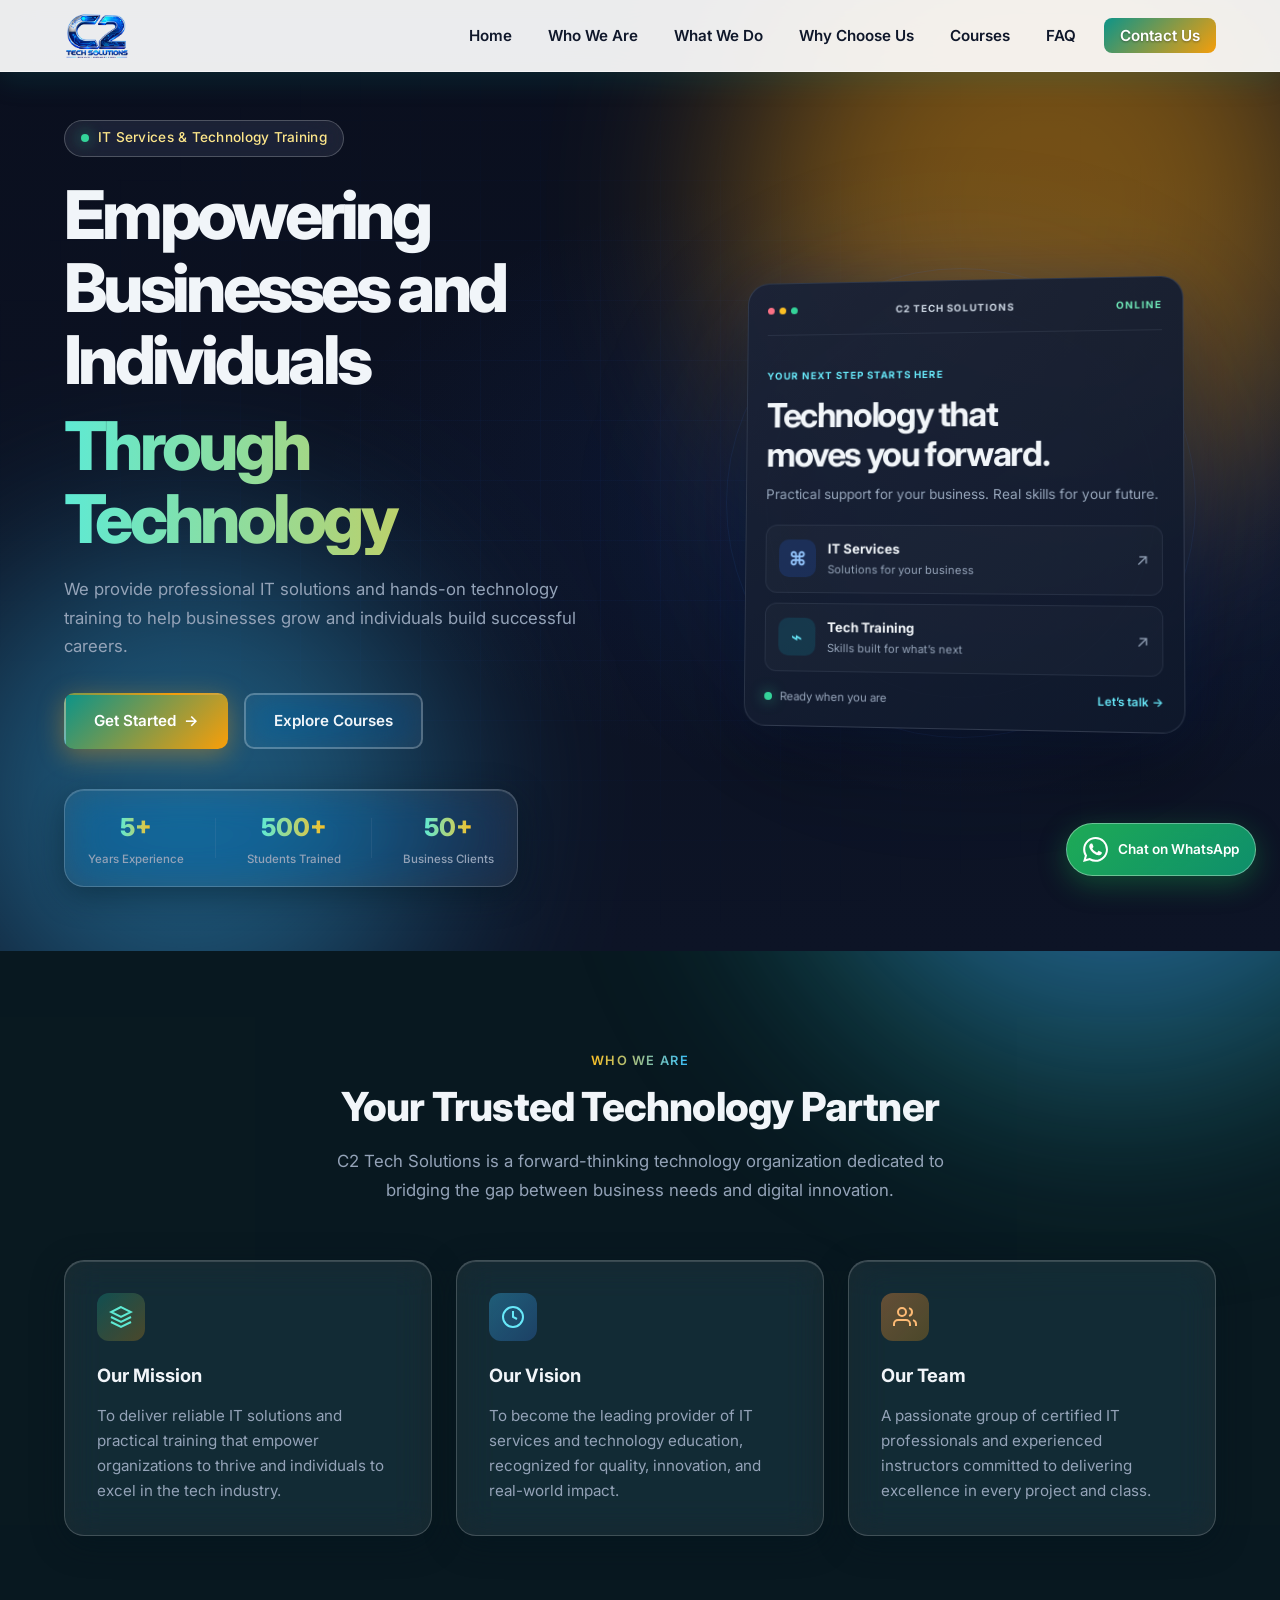
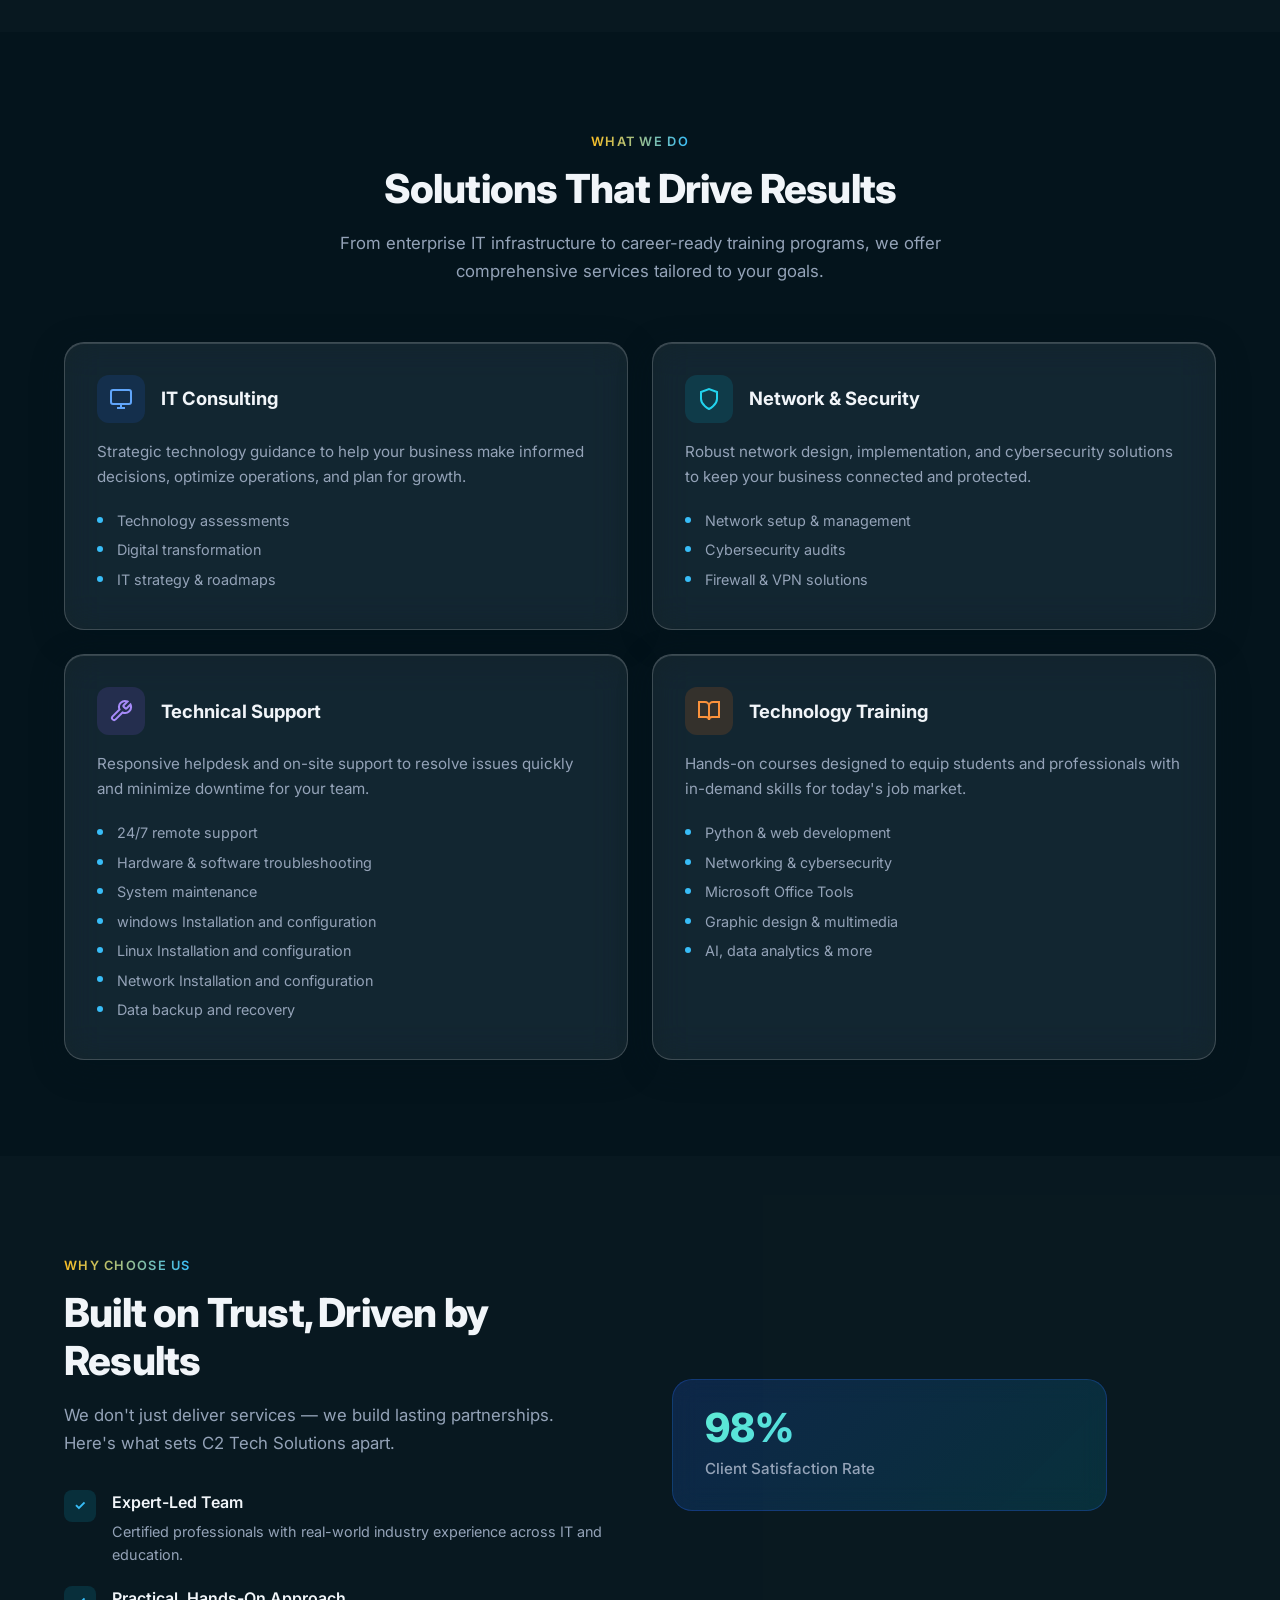
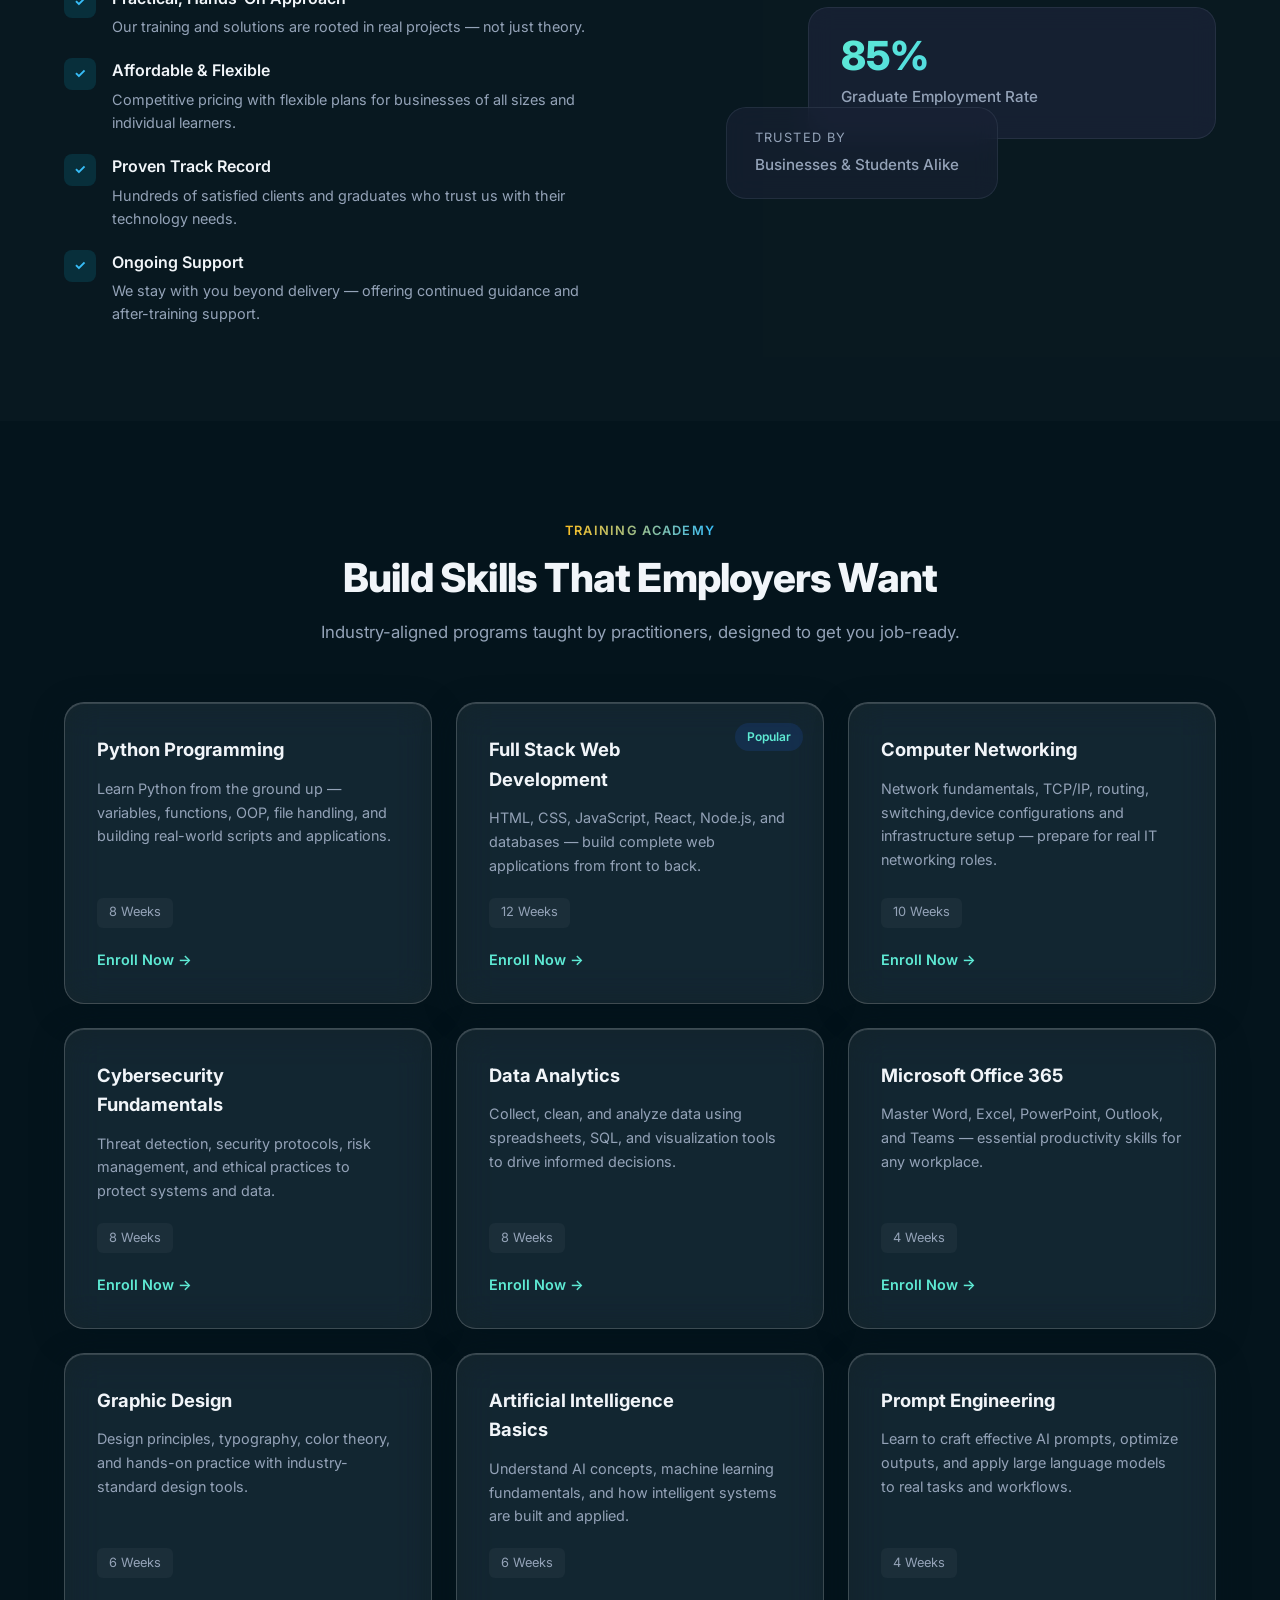
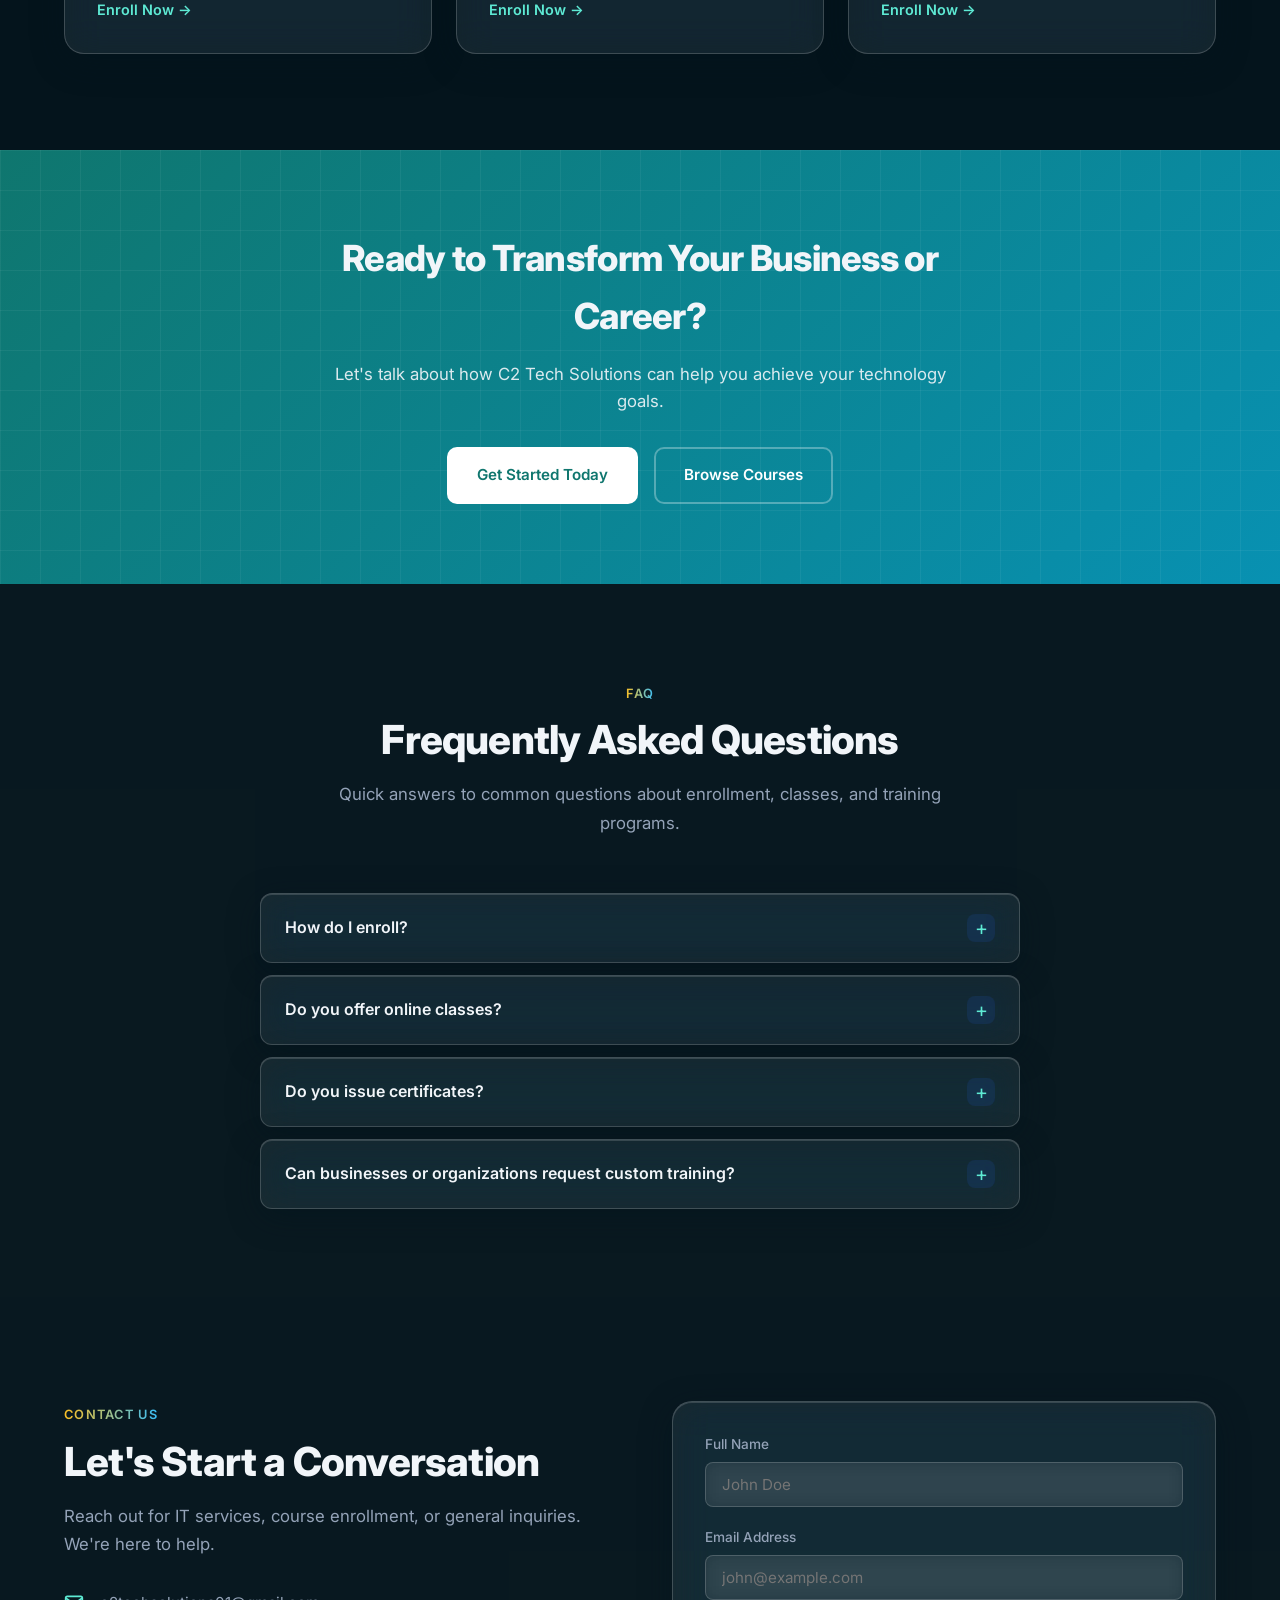
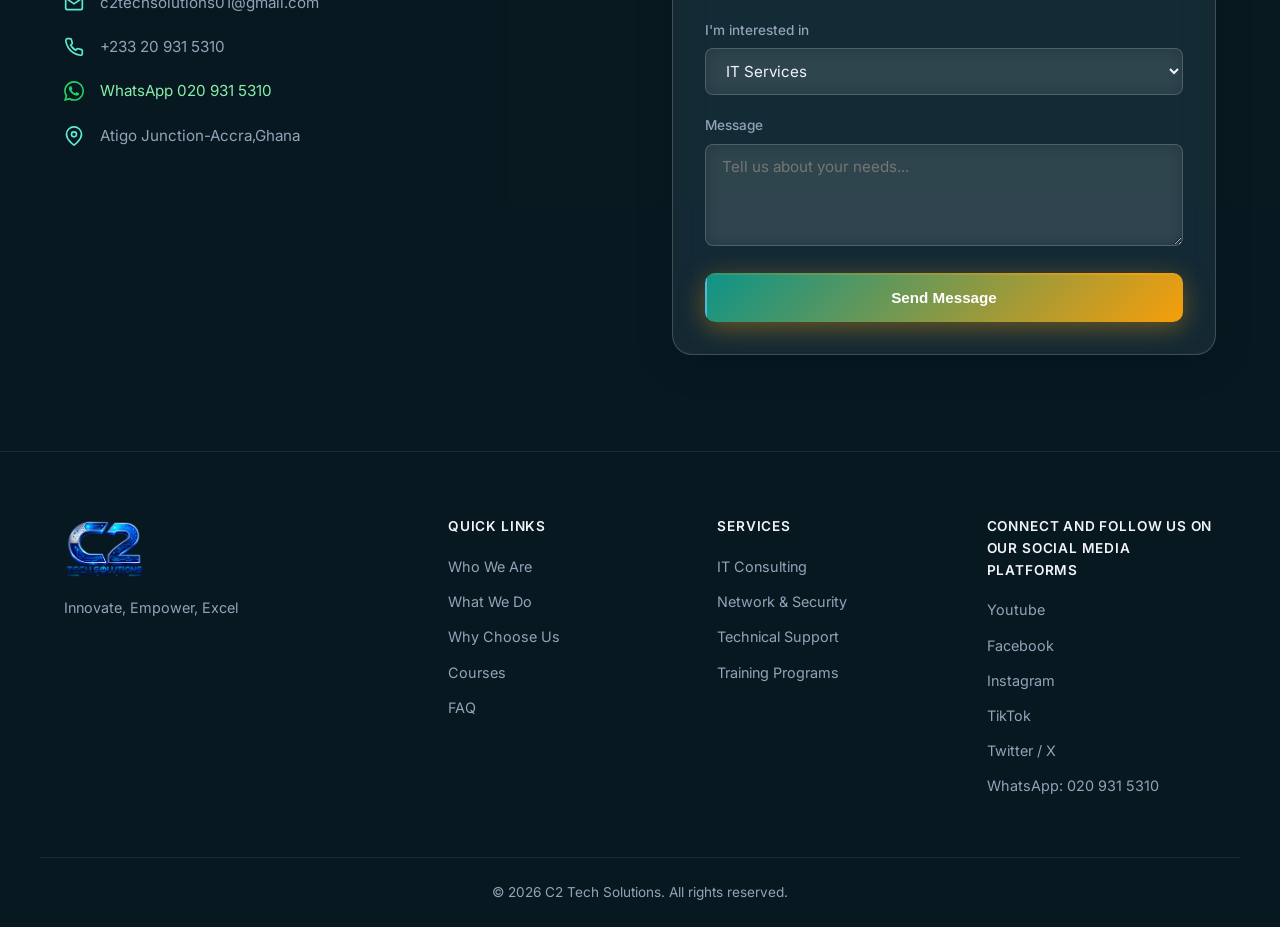
<file: index.html>
<!DOCTYPE html>
<html lang="en">
<head>
  <meta charset="UTF-8" />
  <meta name="viewport" content="width=device-width, initial-scale=1.0" />
  <meta name="description" content="C2 Tech Solutions — Professional IT services and hands-on technology training for schools, businesses and individuals." />
  <title>C2 Tech Solutions | IT Services & Technology Training</title>
  <link rel="canonical" href="https://c2techsolutions.org/" />
  <link rel="preconnect" href="https://fonts.googleapis.com" />
  <link rel="preconnect" href="https://fonts.gstatic.com" crossorigin />
  <link href="https://fonts.googleapis.com/css2?family=Inter:wght@400;500;600;700;800&display=swap" rel="stylesheet" />
  <link rel="stylesheet" href="styles.css" />
</head>
<body>

  <!-- Navigation -->
  <header class="header" id="header">
    <nav class="nav container">
      <a href="#hero" class="nav__logo">
        <img src="C2 LOGO.png" alt="C2 Tech Solutions" class="nav__logo-img" />
      </a>
      <button class="nav__toggle" id="nav-toggle" aria-label="Toggle navigation" aria-controls="nav-menu" aria-expanded="false">
        <span></span><span></span><span></span>
      </button>
      <ul class="nav__menu" id="nav-menu">
        <li><a href="#hero" class="nav__link">Home</a></li>
        <li><a href="#about" class="nav__link">Who We Are</a></li>
        <li><a href="#services" class="nav__link">What We Do</a></li>
        <li><a href="#why-us" class="nav__link">Why Choose Us</a></li>
        <li><a href="#courses" class="nav__link">Courses</a></li>
        <li><a href="#faq" class="nav__link">FAQ</a></li>
        <li><a href="#contact" class="nav__link nav__link--cta">Contact Us</a></li>
      </ul>
    </nav>
  </header>

  <main>

    <!-- Hero -->
    <section class="hero" id="hero">
      <div class="hero__bg">
        <div class="hero__grid"></div>
        <div class="hero__glow hero__glow--1"></div>
        <div class="hero__glow hero__glow--2"></div>
      </div>
      <div class="container hero__content">
        <div class="hero__copy">
          <p class="hero__badge"><span></span> IT Services &amp; Technology Training</p>
          <h1 class="hero__title">
            Empowering Businesses and Individuals
            <span class="hero__title-accent">Through Technology</span>
          </h1>
          <p class="hero__subtitle">
            We provide professional IT solutions and hands-on technology training
            to help businesses grow and individuals build successful careers.
          </p>
          <div class="hero__actions">
            <a href="#contact" class="btn btn--primary">Get Started <span aria-hidden="true">→</span></a>
            <a href="#courses" class="btn btn--outline">Explore Courses</a>
          </div>
          <div class="hero__stats">
            <div class="hero__stat">
              <span class="hero__stat-number">5+</span>
              <span class="hero__stat-label">Years Experience</span>
            </div>
            <div class="hero__stat-divider"></div>
            <div class="hero__stat">
              <span class="hero__stat-number">500+</span>
              <span class="hero__stat-label">Students Trained</span>
            </div>
            <div class="hero__stat-divider"></div>
            <div class="hero__stat">
              <span class="hero__stat-number">50+</span>
              <span class="hero__stat-label">Business Clients</span>
            </div>
          </div>
        </div>
        <div class="hero__visual" role="group" aria-label="C2 Tech Solutions technology services">
          <div class="hero__visual-orbit hero__visual-orbit--one"></div>
          <div class="hero__visual-orbit hero__visual-orbit--two"></div>
          <div class="hero__dashboard">
            <div class="hero__dashboard-top">
              <span class="hero__dashboard-dots"><i></i><i></i><i></i></span>
              <span class="hero__dashboard-label">C2 TECH SOLUTIONS</span>
              <span class="hero__dashboard-status">ONLINE</span>
            </div>
            <div class="hero__dashboard-main">
              <span class="hero__dashboard-kicker">YOUR NEXT STEP STARTS HERE</span>
              <h2>Technology that moves you forward.</h2>
              <p>Practical support for your business. Real skills for your future.</p>
            </div>
            <div class="hero__dashboard-services">
              <div class="hero__dashboard-service">
                <span class="hero__service-symbol hero__service-symbol--blue" aria-hidden="true">⌘</span>
                <span><strong>IT Services</strong><small>Solutions for your business</small></span>
                <span class="hero__service-arrow" aria-hidden="true">↗</span>
              </div>
              <div class="hero__dashboard-service">
                <span class="hero__service-symbol hero__service-symbol--teal" aria-hidden="true">⌁</span>
                <span><strong>Tech Training</strong><small>Skills built for what’s next</small></span>
                <span class="hero__service-arrow" aria-hidden="true">↗</span>
              </div>
            </div>
            <div class="hero__dashboard-bottom"><span></span> Ready when you are <a href="https://wa.me/233209315310" target="_blank" rel="noopener noreferrer">Let’s talk <span aria-hidden="true">→</span></a></div>
          </div>
        </div>
      </div>
    </section>

    <!-- Who We Are -->
    <section class="section about" id="about">
      <div class="container">
        <div class="section__header">
          <span class="section__tag">Who We Are</span>
          <h2 class="section__title">Your Trusted Technology Partner</h2>
          <p class="section__desc">
            C2 Tech Solutions is a forward-thinking technology organization dedicated to bridging
            the gap between business needs and digital innovation.
          </p>
        </div>
        <div class="about__grid">
          <div class="about__card">
            <div class="about__icon">
              <svg viewBox="0 0 24 24" fill="none" stroke="currentColor" stroke-width="2"><path d="M12 2L2 7l10 5 10-5-10-5z"/><path d="M2 17l10 5 10-5"/><path d="M2 12l10 5 10-5"/></svg>
            </div>
            <h3>Our Mission</h3>
            <p>To deliver reliable IT solutions and practical training that empower organizations to thrive and individuals to excel in the tech industry.</p>
          </div>
          <div class="about__card">
            <div class="about__icon">
              <svg viewBox="0 0 24 24" fill="none" stroke="currentColor" stroke-width="2"><circle cx="12" cy="12" r="10"/><path d="M12 6v6l4 2"/></svg>
            </div>
            <h3>Our Vision</h3>
            <p>To become the leading provider of IT services and technology education, recognized for quality, innovation, and real-world impact.</p>
          </div>
          <div class="about__card">
            <div class="about__icon">
              <svg viewBox="0 0 24 24" fill="none" stroke="currentColor" stroke-width="2"><path d="M17 21v-2a4 4 0 0 0-4-4H5a4 4 0 0 0-4 4v2"/><circle cx="9" cy="7" r="4"/><path d="M23 21v-2a4 4 0 0 0-3-3.87"/><path d="M16 3.13a4 4 0 0 1 0 7.75"/></svg>
            </div>
            <h3>Our Team</h3>
            <p>A passionate group of certified IT professionals and experienced instructors committed to delivering excellence in every project and class.</p>
          </div>
        </div>
      </div>
    </section>

    <!-- What We Do -->
    <section class="section services" id="services">
      <div class="container">
        <div class="section__header">
          <span class="section__tag">What We Do</span>
          <h2 class="section__title">Solutions That Drive Results</h2>
          <p class="section__desc">
            From enterprise IT infrastructure to career-ready training programs,
            we offer comprehensive services tailored to your goals.
          </p>
        </div>
        <div class="services__grid">
          <div class="service-card">
            <div class="service-card__header">
              <div class="service-card__icon service-card__icon--blue">
                <svg viewBox="0 0 24 24" fill="none" stroke="currentColor" stroke-width="2"><rect x="2" y="3" width="20" height="14" rx="2"/><path d="M8 21h8"/><path d="M12 17v4"/></svg>
              </div>
              <h3>IT Consulting</h3>
            </div>
            <p>Strategic technology guidance to help your business make informed decisions, optimize operations, and plan for growth.</p>
            <ul class="service-card__list">
              <li>Technology assessments</li>
              <li>Digital transformation</li>
              <li>IT strategy &amp; roadmaps</li>
            </ul>
          </div>
          <div class="service-card">
            <div class="service-card__header">
              <div class="service-card__icon service-card__icon--teal">
                <svg viewBox="0 0 24 24" fill="none" stroke="currentColor" stroke-width="2"><path d="M12 22s8-4 8-10V5l-8-3-8 3v7c0 6 8 10 8 10z"/></svg>
              </div>
              <h3>Network &amp; Security</h3>
            </div>
            <p>Robust network design, implementation, and cybersecurity solutions to keep your business connected and protected.</p>
            <ul class="service-card__list">
              <li>Network setup &amp; management</li>
              <li>Cybersecurity audits</li>
              <li>Firewall &amp; VPN solutions</li>
            </ul>
          </div>
          <div class="service-card">
            <div class="service-card__header">
              <div class="service-card__icon service-card__icon--purple">
                <svg viewBox="0 0 24 24" fill="none" stroke="currentColor" stroke-width="2"><path d="M14.7 6.3a1 1 0 0 0 0 1.4l1.6 1.6a1 1 0 0 0 1.4 0l3.77-3.77a6 6 0 0 1-7.94 7.94l-6.91 6.91a2.12 2.12 0 0 1-3-3l6.91-6.91a6 6 0 0 1 7.94-7.94l-3.76 3.76z"/></svg>
              </div>
              <h3>Technical Support</h3>
            </div>
            <p>Responsive helpdesk and on-site support to resolve issues quickly and minimize downtime for your team.</p>
            <ul class="service-card__list">
              <li>24/7 remote support</li>
              <li>Hardware &amp; software troubleshooting</li>
              <li>System maintenance</li>
              <li>windows Installation and configuration</li>
              <li>Linux Installation and configuration</li>
              <li>Network Installation and configuration</li>
              <li>Data backup and recovery</li>
            </ul>
          </div>
          <div class="service-card">
            <div class="service-card__header">
              <div class="service-card__icon service-card__icon--orange">
                <svg viewBox="0 0 24 24" fill="none" stroke="currentColor" stroke-width="2"><path d="M2 3h6a4 4 0 0 1 4 4v14a3 3 0 0 0-3-3H2z"/><path d="M22 3h-6a4 4 0 0 0-4 4v14a3 3 0 0 1 3-3h7z"/></svg>
              </div>
              <h3>Technology Training</h3>
            </div>
            <p>Hands-on courses designed to equip students and professionals with in-demand skills for today's job market.</p>
            <ul class="service-card__list">
              <li>Python &amp; web development</li>
              <li>Networking &amp; cybersecurity</li>
              <li>Microsoft Office Tools</li>
              <li>Graphic design &amp; multimedia</li>
              <li>AI, data analytics &amp; more</li>
            </ul>
          </div>
        </div>
      </div>
    </section>

    <!-- Why Choose Us -->
    <section class="section why-us" id="why-us">
      <div class="container">
        <div class="why-us__layout">
          <div class="why-us__content">
            <span class="section__tag">Why Choose Us</span>
            <h2 class="section__title">Built on Trust, Driven by Results</h2>
            <p class="section__desc">
              We don't just deliver services — we build lasting partnerships.
              Here's what sets C2 Tech Solutions apart.
            </p>
            <div class="why-us__features">
              <div class="why-us__feature">
                <div class="why-us__feature-icon">✓</div>
                <div>
                  <h4>Expert-Led Team</h4>
                  <p>Certified professionals with real-world industry experience across IT and education.</p>
                </div>
              </div>
              <div class="why-us__feature">
                <div class="why-us__feature-icon">✓</div>
                <div>
                  <h4>Practical, Hands-On Approach</h4>
                  <p>Our training and solutions are rooted in real projects — not just theory.</p>
                </div>
              </div>
              <div class="why-us__feature">
                <div class="why-us__feature-icon">✓</div>
                <div>
                  <h4>Affordable &amp; Flexible</h4>
                  <p>Competitive pricing with flexible plans for businesses of all sizes and individual learners.</p>
                </div>
              </div>
              <div class="why-us__feature">
                <div class="why-us__feature-icon">✓</div>
                <div>
                  <h4>Proven Track Record</h4>
                  <p>Hundreds of satisfied clients and graduates who trust us with their technology needs.</p>
                </div>
              </div>
              <div class="why-us__feature">
                <div class="why-us__feature-icon">✓</div>
                <div>
                  <h4>Ongoing Support</h4>
                  <p>We stay with you beyond delivery — offering continued guidance and after-training support.</p>
                </div>
              </div>
            </div>
          </div>
          <div class="why-us__visual">
            <div class="why-us__card why-us__card--main">
              <span class="why-us__card-number">98%</span>
              <span class="why-us__card-text">Client Satisfaction Rate</span>
            </div>
            <div class="why-us__card why-us__card--secondary">
              <span class="why-us__card-number">85%</span>
              <span class="why-us__card-text">Graduate Employment Rate</span>
            </div>
            <div class="why-us__card why-us__card--tertiary">
              <span class="why-us__card-label">Trusted by</span>
              <span class="why-us__card-text">Businesses &amp; Students Alike</span>
            </div>
          </div>
        </div>
      </div>
    </section>

    <!-- Courses -->
    <section class="section courses" id="courses">
      <div class="container">
        <div class="section__header">
          <span class="section__tag">Training Academy</span>
          <h2 class="section__title">Build Skills That Employers Want</h2>
          <p class="section__desc">
            Industry-aligned programs taught by practitioners, designed to get you job-ready.
          </p>
        </div>
        <div class="courses__grid">
          <article class="course-card">
            <h3>Python Programming</h3>
            <p>Learn Python from the ground up — variables, functions, OOP, file handling, and building real-world scripts and applications.</p>
            <div class="course-card__meta">
              <span>8 Weeks</span>
            </div>
            <a href="#contact" class="course-card__link">Enroll Now →</a>
          </article>
          <article class="course-card">
            <div class="course-card__badge">Popular</div>
            <h3>Full Stack Web Development</h3>
            <p>HTML, CSS, JavaScript, React, Node.js, and databases — build complete web applications from front to back.</p>
            <div class="course-card__meta">
              <span>12 Weeks</span>
            </div>
            <a href="#contact" class="course-card__link">Enroll Now →</a>
          </article>
          <article class="course-card">
            <h3>Computer Networking</h3>
            <p>Network fundamentals, TCP/IP, routing, switching,device configurations and infrastructure setup — prepare for real IT networking roles.</p>
            <div class="course-card__meta">
              <span>10 Weeks</span>
            </div>
            <a href="#contact" class="course-card__link">Enroll Now →</a>
          </article>
          <article class="course-card">
            <h3>Cybersecurity Fundamentals</h3>
            <p>Threat detection, security protocols, risk management, and ethical practices to protect systems and data.</p>
            <div class="course-card__meta">
              <span>8 Weeks</span>
            </div>
            <a href="#contact" class="course-card__link">Enroll Now →</a>
          </article>
          <article class="course-card">
            <h3>Data Analytics</h3>
            <p>Collect, clean, and analyze data using spreadsheets, SQL, and visualization tools to drive informed decisions.</p>
            <div class="course-card__meta">
              <span>8 Weeks</span>
            </div>
            <a href="#contact" class="course-card__link">Enroll Now →</a>
          </article>
          <article class="course-card">
            <h3>Microsoft Office 365</h3>
            <p>Master Word, Excel, PowerPoint, Outlook, and Teams — essential productivity skills for any workplace.</p>
            <div class="course-card__meta">
              <span>4 Weeks</span>
            </div>
            <a href="#contact" class="course-card__link">Enroll Now →</a>
          </article>
          <article class="course-card">
            <h3>Graphic Design</h3>
            <p>Design principles, typography, color theory, and hands-on practice with industry-standard design tools.</p>
            <div class="course-card__meta">
              <span>6 Weeks</span>
            </div>
            <a href="#contact" class="course-card__link">Enroll Now →</a>
          </article>
          <article class="course-card">
            <h3>Artificial Intelligence Basics</h3>
            <p>Understand AI concepts, machine learning fundamentals, and how intelligent systems are built and applied.</p>
            <div class="course-card__meta">
              <span>6 Weeks</span>
            </div>
            <a href="#contact" class="course-card__link">Enroll Now →</a>
          </article>
          <article class="course-card">
            <h3>Prompt Engineering</h3>
            <p>Learn to craft effective AI prompts, optimize outputs, and apply large language models to real tasks and workflows.</p>
            <div class="course-card__meta">
              <span>4 Weeks</span>
            </div>
            <a href="#contact" class="course-card__link">Enroll Now →</a>
          </article>
        </div>
      </div>
    </section>

    <!-- CTA Banner -->
    <section class="cta-banner">
      <div class="container cta-banner__inner">
        <h2>Ready to Transform Your Business or Career?</h2>
        <p>Let's talk about how C2 Tech Solutions can help you achieve your technology goals.</p>
        <div class="cta-banner__actions">
          <a href="#contact" class="btn btn--white">Get Started Today</a>
          <a href="#courses" class="btn btn--ghost">Browse Courses</a>
        </div>
      </div>
    </section>

    <!-- FAQ -->
    <section class="section faq" id="faq">
      <div class="container">
        <div class="section__header">
          <span class="section__tag">FAQ</span>
          <h2 class="section__title">Frequently Asked Questions</h2>
          <p class="section__desc">
            Quick answers to common questions about enrollment, classes, and training programs.
          </p>
        </div>
        <div class="faq__list">
          <details class="faq__item">
            <summary class="faq__question">How do I enroll?</summary>
            <div class="faq__answer">
              <p>Fill out the <a href="#contact">registration form</a> or <a href="https://wa.me/233209315310" target="_blank" rel="noopener noreferrer">WhatsApp us on 020 931 5310</a>.</p>
            </div>
          </details>
          <details class="faq__item">
            <summary class="faq__question">Do you offer online classes?</summary>
            <div class="faq__answer">
              <p>Yes, we do offer online classes at your preferred time.</p>
            </div>
          </details>
          <details class="faq__item">
            <summary class="faq__question">Do you issue certificates?</summary>
            <div class="faq__answer">
              <p>For now , we don't issue certificates. But is somethiung we are working on.</p>
            </div>
          </details>
          <details class="faq__item">
            <summary class="faq__question">Can businesses or organizations request custom training?</summary>
            <div class="faq__answer">
              <p>Absolutely yes.</p>
            </div>
          </details>
        </div>
      </div>
    </section>

    <!-- Contact -->
    <section class="section contact" id="contact">
      <div class="container">
        <div class="contact__layout">
          <div class="contact__info">
            <span class="section__tag">Contact Us</span>
            <h2 class="section__title">Let's Start a Conversation</h2>
            <p class="section__desc">Reach out for IT services, course enrollment, or general inquiries. We're here to help.</p>
            <ul class="contact__details">
              <li>
                <svg viewBox="0 0 24 24" fill="none" stroke="currentColor" stroke-width="2"><path d="M4 4h16c1.1 0 2 .9 2 2v12c0 1.1-.9 2-2 2H4c-1.1 0-2-.9-2-2V6c0-1.1.9-2 2-2z"/><polyline points="22,6 12,13 2,6"/></svg>
                <span><a href="mailto:c2techsolutions01@gmail.com">c2techsolutions01@gmail.com</a></span>
              </li>
              <li>
                <svg viewBox="0 0 24 24" fill="none" stroke="currentColor" stroke-width="2"><path d="M22 16.92v3a2 2 0 0 1-2.18 2 19.79 19.79 0 0 1-8.63-3.07 19.5 19.5 0 0 1-6-6 19.79 19.79 0 0 1-3.07-8.67A2 2 0 0 1 4.11 2h3a2 2 0 0 1 2 1.72c.127.96.361 1.903.7 2.81a2 2 0 0 1-.45 2.11L8.09 9.91a16 16 0 0 0 6 6l1.27-1.27a2
2 0 0 1 2.11-.45c.908.339 1.85.573 2.81.7A2 2 0 0 1 22 16.92z"/></svg>
                <span><a href="tel:+233209315310">+233 20 931 5310</a></span>
              </li>
              <li class="contact__whatsapp">
                <svg viewBox="0 0 24 24" fill="currentColor" aria-hidden="true"><path d="M20.52 3.48A11.86 11.86 0 0 0 12.07 0C5.5 0 .15 5.34.15 11.92c0 2.1.55 4.15 1.6 5.96L.05 24l6.27-1.64a11.91 11.91 0 0 0 5.7 1.45h.01c6.57 0 11.92-5.34 11.92-11.92 0-3.18-1.24-6.17-3.43-8.41ZM12.03 21.8h-.01a9.9 9.9 0 0 1-5.04-1.38l-.36-.21-3.72.97.99-3.62-.24-.37a9.87 9.87 0 0 1-1.52-5.27c0-5.49 4.47-9.96 9.97-9.96a9.9 9.9 0 0 1 7.05 2.92 9.9 9.9 0 0 1 2.91 7.05c0 5.49-4.47 9.96-9.96 9.96Zm5.47-7.46c-.3-.15-1.77-.87-2.04-.97-.27-.1-.47-.15-.67.15-.2.3-.77.97-.94 1.17-.17.2-.35.22-.65.07-.3-.15-1.27-.47-2.42-1.5-.9-.8-1.5-1.78-1.67-2.08-.18-.3-.02-.46.13-.6.13-.14.3-.35.45-.52.15-.18.2-.3.3-.5.1-.2.05-.38-.02-.53-.08-.15-.67-1.62-.92-2.22-.24-.58-.49-.5-.67-.51h-.57c-.2 0-.52.08-.8.38-.27.3-1.04 1.02-1.04 2.49s1.07 2.89 1.22 3.09c.15.2 2.1 3.21 5.08 4.5.71.31 1.26.5 1.7.63.72.23 1.37.2 1.88.12.57-.08 1.77-.72 2.02-1.42.25-.7.25-1.3.17-1.42-.08-.12-.27-.2-.57-.35Z"/></svg>
                <span><a href="https://wa.me/233209315310" target="_blank" rel="noopener noreferrer">WhatsApp 020 931 5310</a></span>
              </li>
              <li>
                <svg viewBox="0 0 24 24" fill="none" stroke="currentColor" stroke-width="2"><path d="M21 10c0 7-9 13-9 13s-9-6-9-13a9 9 0 0 1 18 0z"/><circle cx="12" cy="10" r="3"/></svg>
                <span>Atigo Junction-Accra,Ghana</span>
              </li>
            </ul>
          </div>
          <form class="contact__form" id="contact-form" action="https://formsubmit.co/c2techsolutions01@gmail.com" method="POST">
            <input type="hidden" name="_subject" value="New website enquiry - C2 Tech Solutions" />
            <input type="hidden" name="_template" value="table" />
            <input type="hidden" name="_captcha" value="false" />
            <input type="text" name="_honey" style="display:none" tabindex="-1" autocomplete="off" aria-hidden="true" />
            <div class="form__group">
              <label for="name">Full Name</label>
              <input type="text" id="name" name="name" placeholder="John Doe" required />
            </div>
            <div class="form__group">
              <label for="email">Email Address</label>
              <input type="email" id="email" name="email" placeholder="john@example.com" required />
            </div>
            <div class="form__group">
              <label for="interest">I'm interested in</label>
              <select id="interest" name="interest">
                <option value="it-services">IT Services</option>
                <option value="training">Technology Training</option>
                <option value="both">Both</option>
                <option value="other">Other</option>
              </select>
            </div>
            <div class="form__group">
              <label for="message">Message</label>
              <textarea id="message" name="message" rows="4" placeholder="Tell us about your needs..." required></textarea>
            </div>
            <button type="submit" class="btn btn--primary btn--full">Send Message</button>
          </form>
        </div>
      </div>
    </section>

  </main>

  <!-- Footer -->
  <footer class="footer">
    <div class="container footer__inner">
      <div class="footer__brand">
        <a href="#" class="nav__logo">
          <img src="C2 LOGO.png" alt="C2 Tech Solutions" class="nav__logo-img" />
        </a>
        <p>Innovate, Empower, Excel</p>
      </div>
      <div class="footer__links">
        <h4>Quick Links</h4>
        <ul>
          <li><a href="#about">Who We Are</a></li>
          <li><a href="#services">What We Do</a></li>
          <li><a href="#why-us">Why Choose Us</a></li>
          <li><a href="#courses">Courses</a></li>
          <li><a href="#faq">FAQ</a></li>
        </ul>
      </div>
      <div class="footer__links">
        <h4>Services</h4>
        <ul>
          <li><a href="#services">IT Consulting</a></li>
          <li><a href="#services">Network &amp; Security</a></li>
          <li><a href="#services">Technical Support</a></li>
          <li><a href="#courses">Training Programs</a></li>
        </ul>
      </div>
      <div class="footer__links">
        <h4>Connect and follow us on our social media platforms</h4>
        <ul>
          <li><a href="c2techsolutions">Youtube</a></li>
          <li><a href="#">Facebook</a></li>
          <li><a href="#">Instagram</a></li>
          <li><a href="c2techsolutions">TikTok</a></li>
          <li><a href="#">Twitter / X</a></li>
          <li><a href="https://wa.me/233209315310" target="_blank" rel="noopener noreferrer">WhatsApp: 020 931 5310</a></li>
        </ul>
      </div>
    </div>
    <div class="footer__bottom container">
      <p>&copy; 2026 C2 Tech Solutions. All rights reserved.</p>
    </div>
  </footer>

  <a class="whatsapp-float" href="https://wa.me/233209315310" target="_blank" rel="noopener noreferrer" aria-label="Chat with C2 Tech Solutions on WhatsApp">
    <svg viewBox="0 0 24 24" fill="currentColor" aria-hidden="true"><path d="M20.52 3.48A11.86 11.86 0 0 0 12.07 0C5.5 0 .15 5.34.15 11.92c0 2.1.55 4.15 1.6 5.96L.05 24l6.27-1.64a11.91 11.91 0 0 0 5.7 1.45h.01c6.57 0 11.92-5.34 11.92-11.92 0-3.18-1.24-6.17-3.43-8.41ZM12.03 21.8h-.01a9.9 9.9 0 0 1-5.04-1.38l-.36-.21-3.72.97.99-3.62-.24-.37a9.87 9.87 0 0 1-1.52-5.27c0-5.49 4.47-9.96 9.97-9.96a9.9 9.9 0 0 1 7.05 2.92 9.9 9.9 0 0 1 2.91 7.05c0 5.49-4.47 9.96-9.96 9.96Zm5.47-7.46c-.3-.15-1.77-.87-2.04-.97-.27-.1-.47-.15-.67.15-.2.3-.77.97-.94 1.17-.17.2-.35.22-.65.07-.3-.15-1.27-.47-2.42-1.5-.9-.8-1.5-1.78-1.67-2.08-.18-.3-.02-.46.13-.6.13-.14.3-.35.45-.52.15-.18.2-.3.3-.5.1-.2.05-.38-.02-.53-.08-.15-.67-1.62-.92-2.22-.24-.58-.49-.5-.67-.51h-.57c-.2 0-.52.08-.8.38-.27.3-1.04 1.02-1.04 2.49s1.07 2.89 1.22 3.09c.15.2 2.1 3.21 5.08 4.5.71.31 1.26.5 1.7.63.72.23 1.37.2 1.88.12.57-.08 1.77-.72 2.02-1.42.25-.7.25-1.3.17-1.42-.08-.12-.27-.2-.57-.35Z"/></svg>
    <span>Chat on WhatsApp</span>
  </a>

  <script src="script.js"></script>
</body>
</html>
</file>
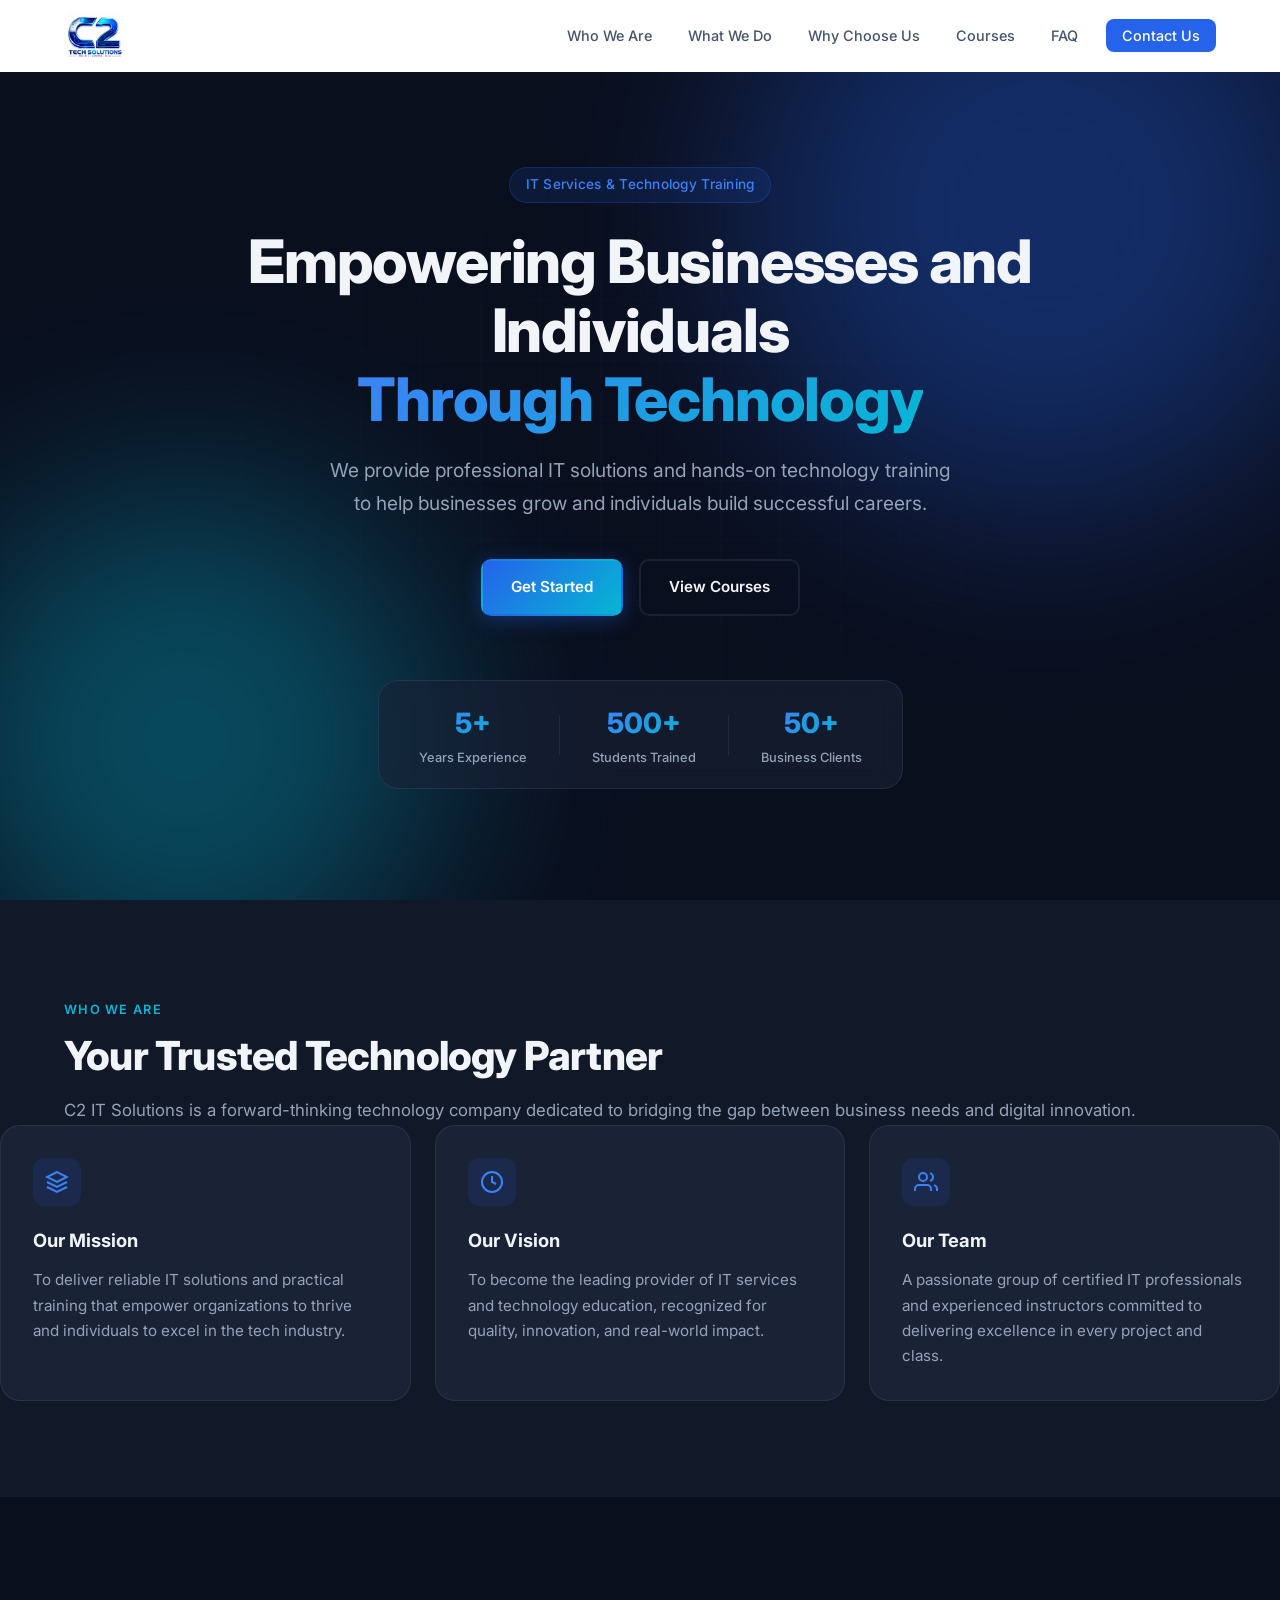
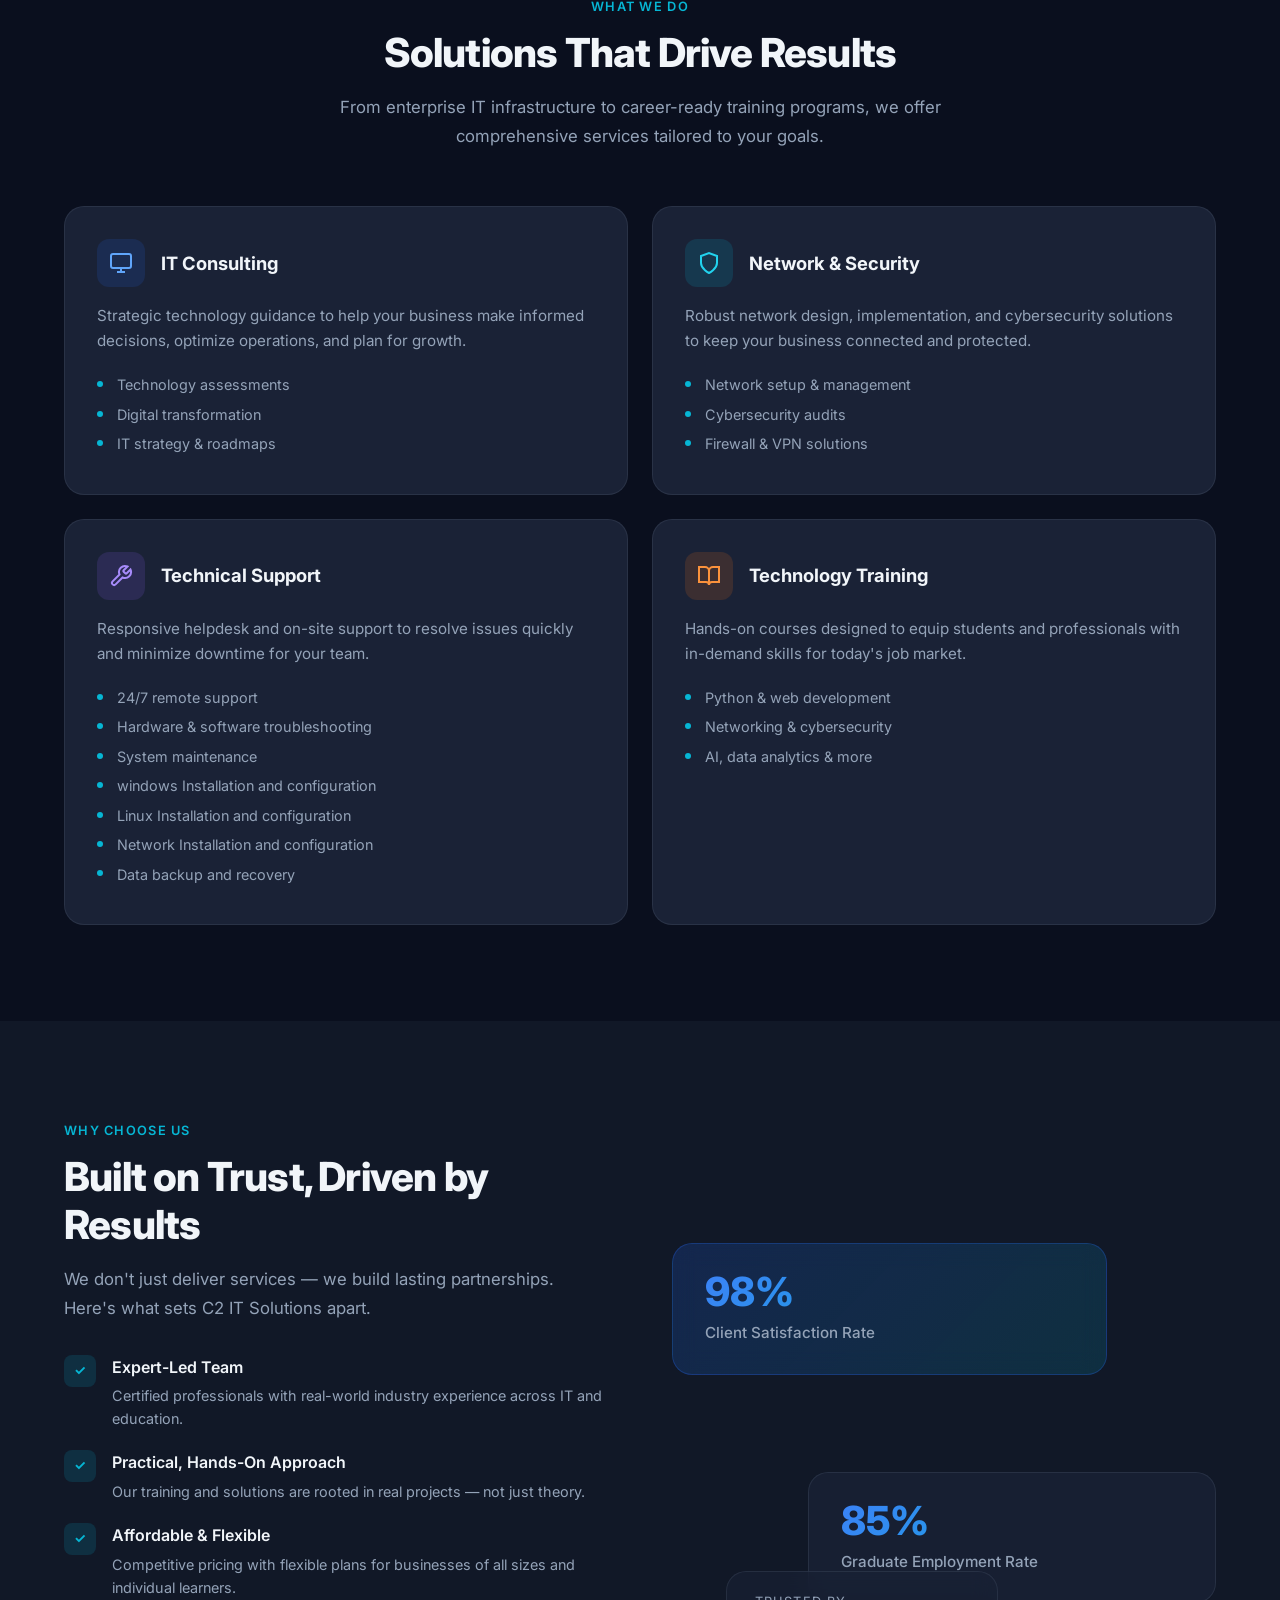
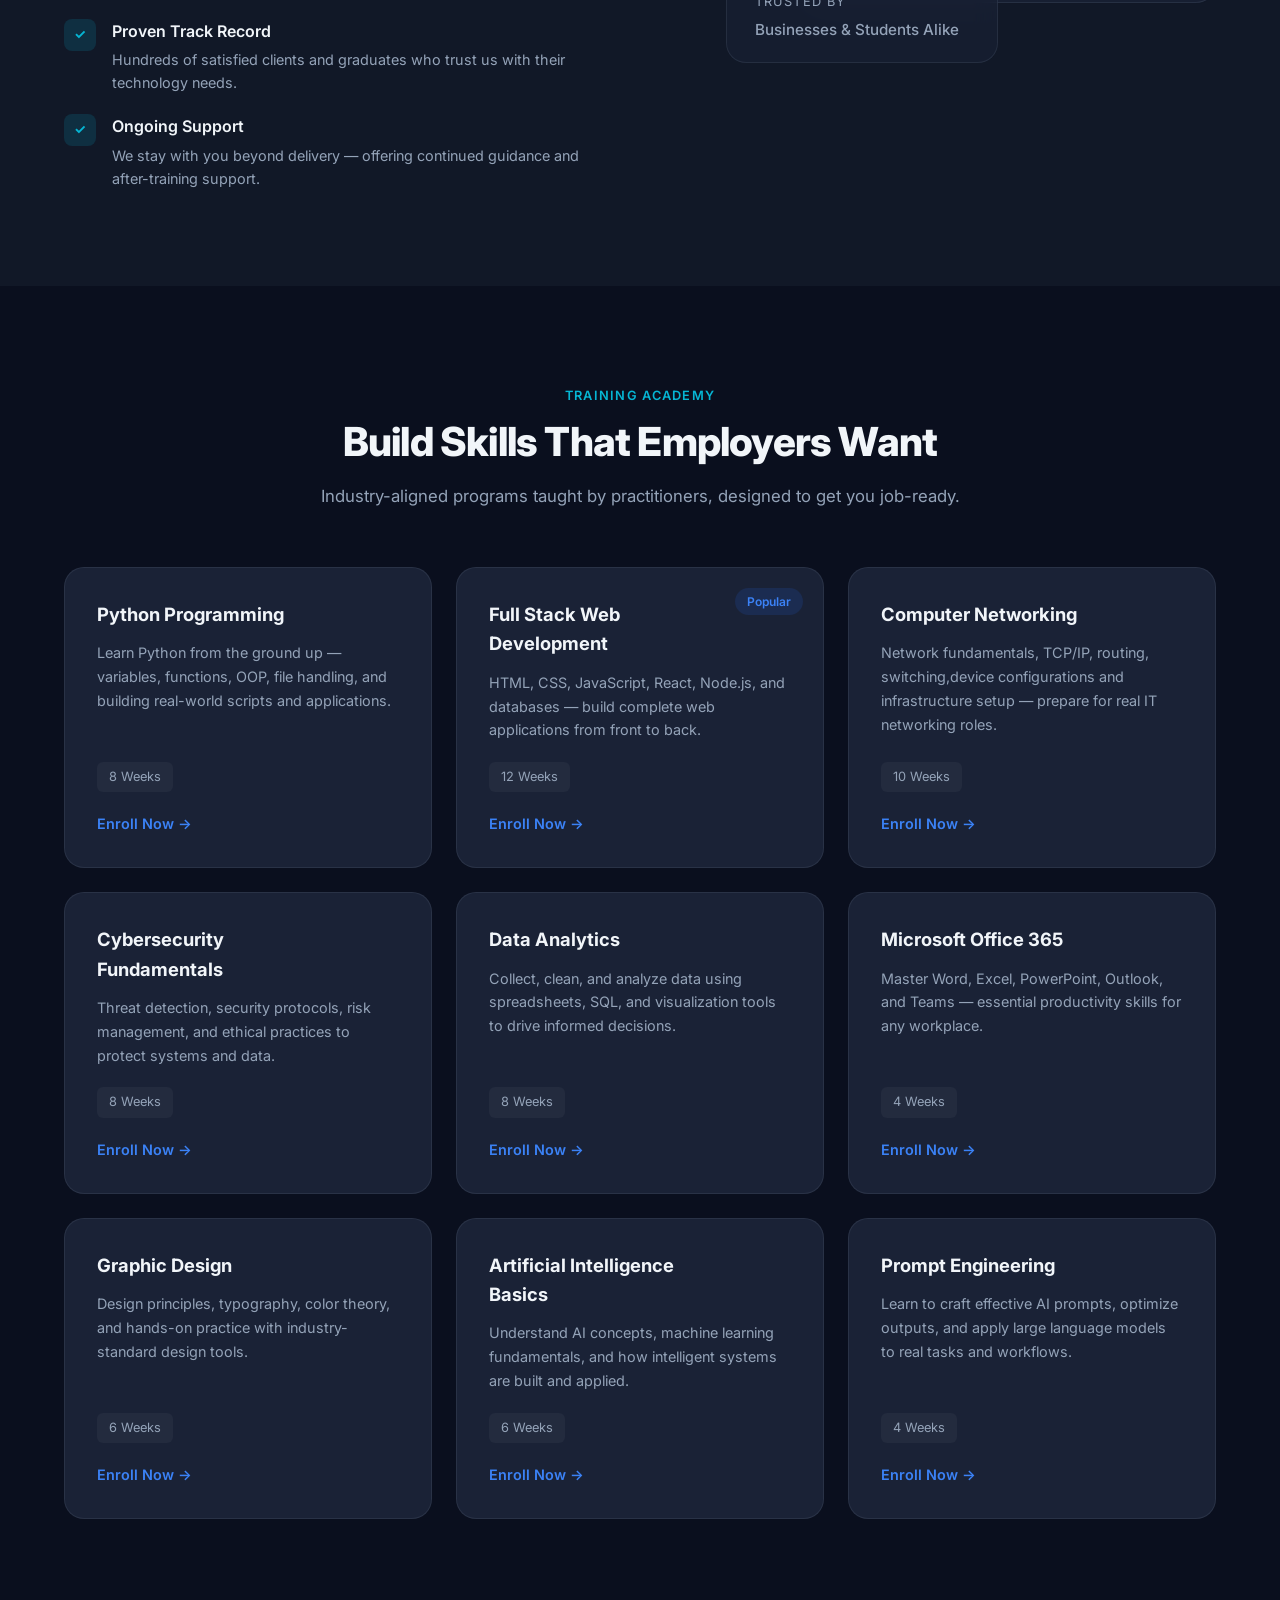
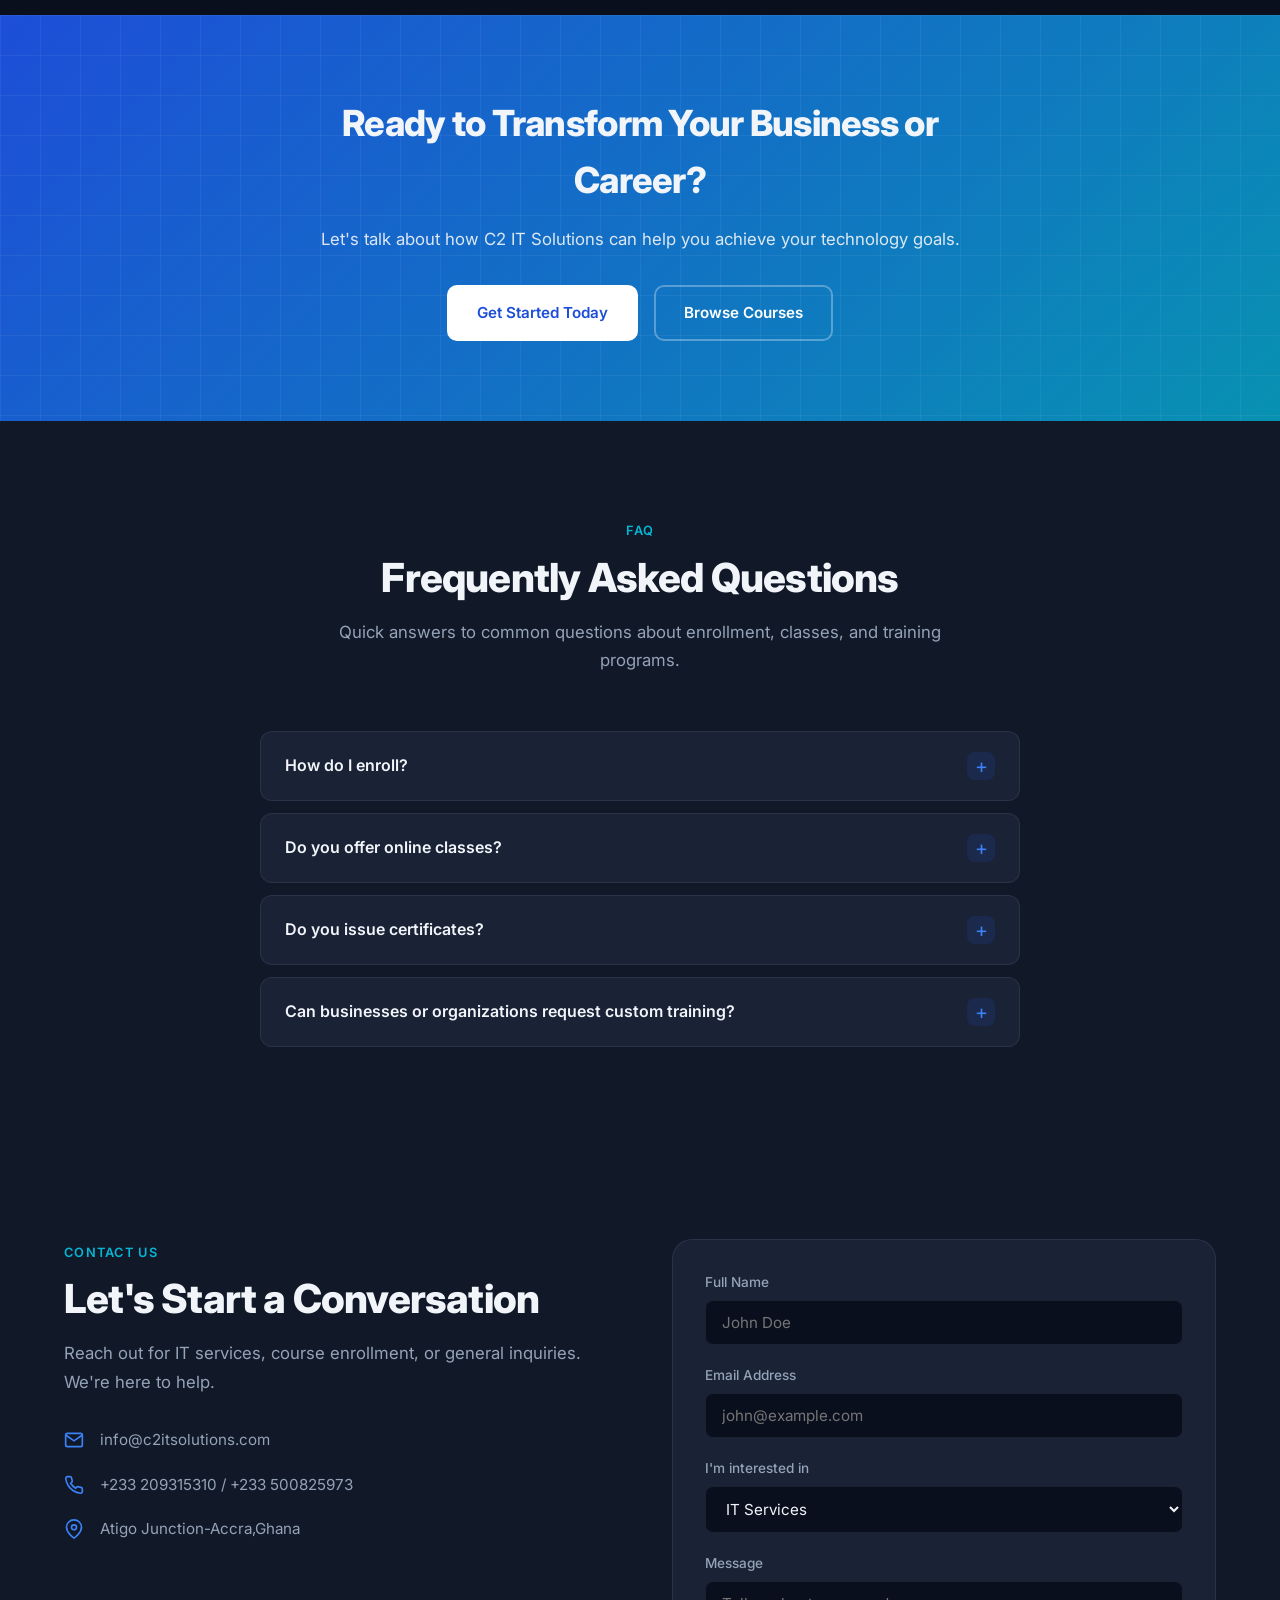
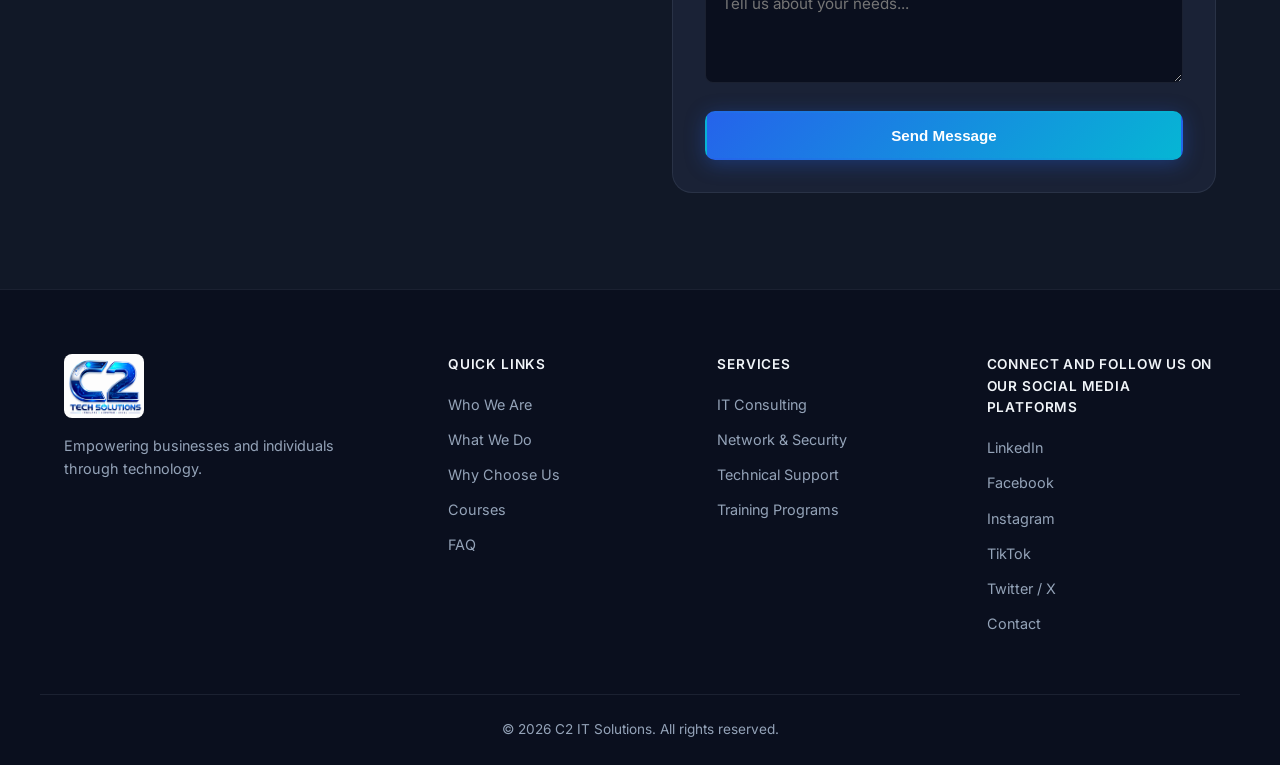
<file: C2 IT SOLUTIONS/index.html>
<!DOCTYPE html>
<html lang="en">
<head>
  <meta charset="UTF-8" />
  <meta name="viewport" content="width=device-width, initial-scale=1.0" />
  <meta name="description" content="C2 IT Solutions — Professional IT services and hands-on technology training for businesses and individuals." />
  <title>C2 IT Solutions | IT Services & Technology Training</title>
  <link rel="preconnect" href="https://fonts.googleapis.com" />
  <link rel="preconnect" href="https://fonts.gstatic.com" crossorigin />
  <link href="https://fonts.googleapis.com/css2?family=Inter:wght@400;500;600;700;800&display=swap" rel="stylesheet" />
  <link rel="stylesheet" href="styles.css" />
</head>
<body>

  <!-- Navigation -->
  <header class="header" id="header">
    <nav class="nav container">
      <a href="#" class="nav__logo">
        <img src="C2 LOGO.png" alt="C2 IT Solutions" class="nav__logo-img" />
      </a>
      <button class="nav__toggle" id="nav-toggle" aria-label="Toggle navigation">
        <span></span><span></span><span></span>
      </button>
      <ul class="nav__menu" id="nav-menu">
        <li><a href="#about" class="nav__link">Who We Are</a></li>
        <li><a href="#services" class="nav__link">What We Do</a></li>
        <li><a href="#why-us" class="nav__link">Why Choose Us</a></li>
        <li><a href="#courses" class="nav__link">Courses</a></li>
        <li><a href="#faq" class="nav__link">FAQ</a></li>
        <li><a href="#contact" class="nav__link nav__link--cta">Contact Us</a></li>
      </ul>
    </nav>
  </header>

  <main>

    <!-- Hero -->
    <section class="hero" id="hero">
      <div class="hero__bg">
        <div class="hero__grid"></div>
        <div class="hero__glow hero__glow--1"></div>
        <div class="hero__glow hero__glow--2"></div>
      </div>
      <div class="container hero__content">
        <p class="hero__badge">IT Services &amp; Technology Training</p>
        <h1 class="hero__title">
          Empowering Businesses and Individuals<br />
          <span class="hero__title-accent">Through Technology</span>
        </h1>
        <p class="hero__subtitle">
          We provide professional IT solutions and hands-on technology training
          to help businesses grow and individuals build successful careers.
        </p>
        <div class="hero__actions">
          <a href="#contact" class="btn btn--primary">Get Started</a>
          <a href="#courses" class="btn btn--outline">View Courses</a>
        </div>
        <div class="hero__stats">
          <div class="hero__stat">
            <span class="hero__stat-number">5+</span>
            <span class="hero__stat-label">Years Experience</span>
          </div>
          <div class="hero__stat-divider"></div>
          <div class="hero__stat">
            <span class="hero__stat-number">500+</span>
            <span class="hero__stat-label">Students Trained</span>
          </div>
          <div class="hero__stat-divider"></div>
          <div class="hero__stat">
            <span class="hero__stat-number">50+</span>
            <span class="hero__stat-label">Business Clients</span>
          </div>
        </div>
      </div>
    </section>

    <!-- Who We Are -->
    <section class="section about" id="about">
      <div class="container"2
        <div class="section__header">
          <span class="section__tag">Who We Are</span>
          <h2 class="section__title">Your Trusted Technology Partner</h2>
          <p class="section__desc">
            C2 IT Solutions is a forward-thinking technology company dedicated to bridging
            the gap between business needs and digital innovation.
          </p>
        </div>
        <div class="about__grid">
          <div class="about__card">
            <div class="about__icon">
              <svg viewBox="0 0 24 24" fill="none" stroke="currentColor" stroke-width="2"><path d="M12 2L2 7l10 5 10-5-10-5z"/><path d="M2 17l10 5 10-5"/><path d="M2 12l10 5 10-5"/></svg>
            </div>
            <h3>Our Mission</h3>
            <p>To deliver reliable IT solutions and practical training that empower organizations to thrive and individuals to excel in the tech industry.</p>
          </div>
          <div class="about__card">
            <div class="about__icon">
              <svg viewBox="0 0 24 24" fill="none" stroke="currentColor" stroke-width="2"><circle cx="12" cy="12" r="10"/><path d="M12 6v6l4 2"/></svg>
            </div>
            <h3>Our Vision</h3>
            <p>To become the leading provider of IT services and technology education, recognized for quality, innovation, and real-world impact.</p>
          </div>
          <div class="about__card">
            <div class="about__icon">
              <svg viewBox="0 0 24 24" fill="none" stroke="currentColor" stroke-width="2"><path d="M17 21v-2a4 4 0 0 0-4-4H5a4 4 0 0 0-4 4v2"/><circle cx="9" cy="7" r="4"/><path d="M23 21v-2a4 4 0 0 0-3-3.87"/><path d="M16 3.13a4 4 0 0 1 0 7.75"/></svg>
            </div>
            <h3>Our Team</h3>
            <p>A passionate group of certified IT professionals and experienced instructors committed to delivering excellence in every project and class.</p>
          </div>
        </div>
      </div>
    </section>

    <!-- What We Do -->
    <section class="section services" id="services">
      <div class="container">
        <div class="section__header">
          <span class="section__tag">What We Do</span>
          <h2 class="section__title">Solutions That Drive Results</h2>
          <p class="section__desc">
            From enterprise IT infrastructure to career-ready training programs,
            we offer comprehensive services tailored to your goals.
          </p>
        </div>
        <div class="services__grid">
          <div class="service-card">
            <div class="service-card__header">
              <div class="service-card__icon service-card__icon--blue">
                <svg viewBox="0 0 24 24" fill="none" stroke="currentColor" stroke-width="2"><rect x="2" y="3" width="20" height="14" rx="2"/><path d="M8 21h8"/><path d="M12 17v4"/></svg>
              </div>
              <h3>IT Consulting</h3>
            </div>
            <p>Strategic technology guidance to help your business make informed decisions, optimize operations, and plan for growth.</p>
            <ul class="service-card__list">
              <li>Technology assessments</li>
              <li>Digital transformation</li>
              <li>IT strategy &amp; roadmaps</li>
            </ul>
          </div>
          <div class="service-card">
            <div class="service-card__header">
              <div class="service-card__icon service-card__icon--teal">
                <svg viewBox="0 0 24 24" fill="none" stroke="currentColor" stroke-width="2"><path d="M12 22s8-4 8-10V5l-8-3-8 3v7c0 6 8 10 8 10z"/></svg>
              </div>
              <h3>Network &amp; Security</h3>
            </div>
            <p>Robust network design, implementation, and cybersecurity solutions to keep your business connected and protected.</p>
            <ul class="service-card__list">
              <li>Network setup &amp; management</li>
              <li>Cybersecurity audits</li>
              <li>Firewall &amp; VPN solutions</li>
            </ul>
          </div>
          <div class="service-card">
            <div class="service-card__header">
              <div class="service-card__icon service-card__icon--purple">
                <svg viewBox="0 0 24 24" fill="none" stroke="currentColor" stroke-width="2"><path d="M14.7 6.3a1 1 0 0 0 0 1.4l1.6 1.6a1 1 0 0 0 1.4 0l3.77-3.77a6 6 0 0 1-7.94 7.94l-6.91 6.91a2.12 2.12 0 0 1-3-3l6.91-6.91a6 6 0 0 1 7.94-7.94l-3.76 3.76z"/></svg>
              </div>
              <h3>Technical Support</h3>
            </div>
            <p>Responsive helpdesk and on-site support to resolve issues quickly and minimize downtime for your team.</p>
            <ul class="service-card__list">
              <li>24/7 remote support</li>
              <li>Hardware &amp; software troubleshooting</li>
              <li>System maintenance</li>
              <li>windows Installation and configuration</li>
              <li>Linux Installation and configuration</li>
              <li>Network Installation and configuration</li>
              <li>Data backup and recovery</li>
            </ul>
          </div>
          <div class="service-card">
            <div class="service-card__header">
              <div class="service-card__icon service-card__icon--orange">
                <svg viewBox="0 0 24 24" fill="none" stroke="currentColor" stroke-width="2"><path d="M2 3h6a4 4 0 0 1 4 4v14a3 3 0 0 0-3-3H2z"/><path d="M22 3h-6a4 4 0 0 0-4 4v14a3 3 0 0 1 3-3h7z"/></svg>
              </div>
              <h3>Technology Training</h3>
            </div>
            <p>Hands-on courses designed to equip students and professionals with in-demand skills for today's job market.</p>
            <ul class="service-card__list">
              <li>Python &amp; web development</li>
              <li>Networking &amp; cybersecurity</li>
              <li>AI, data analytics &amp; more</li>
            </ul>
          </div>
        </div>
      </div>
    </section>

    <!-- Why Choose Us -->
    <section class="section why-us" id="why-us">
      <div class="container">
        <div class="why-us__layout">
          <div class="why-us__content">
            <span class="section__tag">Why Choose Us</span>
            <h2 class="section__title">Built on Trust, Driven by Results</h2>
            <p class="section__desc">
              We don't just deliver services — we build lasting partnerships.
              Here's what sets C2 IT Solutions apart.
            </p>
            <div class="why-us__features">
              <div class="why-us__feature">
                <div class="why-us__feature-icon">✓</div>
                <div>
                  <h4>Expert-Led Team</h4>
                  <p>Certified professionals with real-world industry experience across IT and education.</p>
                </div>
              </div>
              <div class="why-us__feature">
                <div class="why-us__feature-icon">✓</div>
                <div>
                  <h4>Practical, Hands-On Approach</h4>
                  <p>Our training and solutions are rooted in real projects — not just theory.</p>
                </div>
              </div>
              <div class="why-us__feature">
                <div class="why-us__feature-icon">✓</div>
                <div>
                  <h4>Affordable &amp; Flexible</h4>
                  <p>Competitive pricing with flexible plans for businesses of all sizes and individual learners.</p>
                </div>
              </div>
              <div class="why-us__feature">
                <div class="why-us__feature-icon">✓</div>
                <div>
                  <h4>Proven Track Record</h4>
                  <p>Hundreds of satisfied clients and graduates who trust us with their technology needs.</p>
                </div>
              </div>
              <div class="why-us__feature">
                <div class="why-us__feature-icon">✓</div>
                <div>
                  <h4>Ongoing Support</h4>
                  <p>We stay with you beyond delivery — offering continued guidance and after-training support.</p>
                </div>
              </div>
            </div>
          </div>
          <div class="why-us__visual">
            <div class="why-us__card why-us__card--main">
              <span class="why-us__card-number">98%</span>
              <span class="why-us__card-text">Client Satisfaction Rate</span>
            </div>
            <div class="why-us__card why-us__card--secondary">
              <span class="why-us__card-number">85%</span>
              <span class="why-us__card-text">Graduate Employment Rate</span>
            </div>
            <div class="why-us__card why-us__card--tertiary">
              <span class="why-us__card-label">Trusted by</span>
              <span class="why-us__card-text">Businesses &amp; Students Alike</span>
            </div>
          </div>
        </div>
      </div>
    </section>

    <!-- Courses -->
    <section class="section courses" id="courses">
      <div class="container">
        <div class="section__header">
          <span class="section__tag">Training Academy</span>
          <h2 class="section__title">Build Skills That Employers Want</h2>
          <p class="section__desc">
            Industry-aligned programs taught by practitioners, designed to get you job-ready.
          </p>
        </div>
        <div class="courses__grid">
          <article class="course-card">
            <h3>Python Programming</h3>
            <p>Learn Python from the ground up — variables, functions, OOP, file handling, and building real-world scripts and applications.</p>
            <div class="course-card__meta">
              <span>8 Weeks</span>
            </div>
            <a href="#contact" class="course-card__link">Enroll Now →</a>
          </article>
          <article class="course-card">
            <div class="course-card__badge">Popular</div>
            <h3>Full Stack Web Development</h3>
            <p>HTML, CSS, JavaScript, React, Node.js, and databases — build complete web applications from front to back.</p>
            <div class="course-card__meta">
              <span>12 Weeks</span>
            </div>
            <a href="#contact" class="course-card__link">Enroll Now →</a>
          </article>
          <article class="course-card">
            <h3>Computer Networking</h3>
            <p>Network fundamentals, TCP/IP, routing, switching,device configurations and infrastructure setup — prepare for real IT networking roles.</p>
            <div class="course-card__meta">
              <span>10 Weeks</span>
            </div>
            <a href="#contact" class="course-card__link">Enroll Now →</a>
          </article>
          <article class="course-card">
            <h3>Cybersecurity Fundamentals</h3>
            <p>Threat detection, security protocols, risk management, and ethical practices to protect systems and data.</p>
            <div class="course-card__meta">
              <span>8 Weeks</span>
            </div>
            <a href="#contact" class="course-card__link">Enroll Now →</a>
          </article>
          <article class="course-card">
            <h3>Data Analytics</h3>
            <p>Collect, clean, and analyze data using spreadsheets, SQL, and visualization tools to drive informed decisions.</p>
            <div class="course-card__meta">
              <span>8 Weeks</span>
            </div>
            <a href="#contact" class="course-card__link">Enroll Now →</a>
          </article>
          <article class="course-card">
            <h3>Microsoft Office 365</h3>
            <p>Master Word, Excel, PowerPoint, Outlook, and Teams — essential productivity skills for any workplace.</p>
            <div class="course-card__meta">
              <span>4 Weeks</span>
            </div>
            <a href="#contact" class="course-card__link">Enroll Now →</a>
          </article>
          <article class="course-card">
            <h3>Graphic Design</h3>
            <p>Design principles, typography, color theory, and hands-on practice with industry-standard design tools.</p>
            <div class="course-card__meta">
              <span>6 Weeks</span>
            </div>
            <a href="#contact" class="course-card__link">Enroll Now →</a>
          </article>
          <article class="course-card">
            <h3>Artificial Intelligence Basics</h3>
            <p>Understand AI concepts, machine learning fundamentals, and how intelligent systems are built and applied.</p>
            <div class="course-card__meta">
              <span>6 Weeks</span>
            </div>
            <a href="#contact" class="course-card__link">Enroll Now →</a>
          </article>
          <article class="course-card">
            <h3>Prompt Engineering</h3>
            <p>Learn to craft effective AI prompts, optimize outputs, and apply large language models to real tasks and workflows.</p>
            <div class="course-card__meta">
              <span>4 Weeks</span>
            </div>
            <a href="#contact" class="course-card__link">Enroll Now →</a>
          </article>
        </div>
      </div>
    </section>

    <!-- CTA Banner -->
    <section class="cta-banner">
      <div class="container cta-banner__inner">
        <h2>Ready to Transform Your Business or Career?</h2>
        <p>Let's talk about how C2 IT Solutions can help you achieve your technology goals.</p>
        <div class="cta-banner__actions">
          <a href="#contact" class="btn btn--white">Get Started Today</a>
          <a href="#courses" class="btn btn--ghost">Browse Courses</a>
        </div>
      </div>
    </section>

    <!-- FAQ -->
    <section class="section faq" id="faq">
      <div class="container">
        <div class="section__header">
          <span class="section__tag">FAQ</span>
          <h2 class="section__title">Frequently Asked Questions</h2>
          <p class="section__desc">
            Quick answers to common questions about enrollment, classes, and training programs.
          </p>
        </div>
        <div class="faq__list">
          <details class="faq__item">
            <summary class="faq__question">How do I enroll?</summary>
            <div class="faq__answer">
              <p>Complete the <a href="#contact">registration form</a>.</p>
            </div>
          </details>
          <details class="faq__item">
            <summary class="faq__question">Do you offer online classes?</summary>
            <div class="faq__answer">
              <p>Yes.</p>
            </div>
          </details>
          <details class="faq__item">
            <summary class="faq__question">Do you issue certificates?</summary>
            <div class="faq__answer">
              <p>Yes, upon successful completion.</p>
            </div>
          </details>
          <details class="faq__item">
            <summary class="faq__question">Can businesses or organizations request custom training?</summary>
            <div class="faq__answer">
              <p>Absolutely yes.</p>
            </div>
          </details>
        </div>
      </div>
    </section>

    <!-- Contact -->
    <section class="section contact" id="contact">
      <div class="container">
        <div class="contact__layout">
          <div class="contact__info">
            <span class="section__tag">Contact Us</span>
            <h2 class="section__title">Let's Start a Conversation</h2>
            <p class="section__desc">Reach out for IT services, course enrollment, or general inquiries. We're here to help.</p>
            <ul class="contact__details">
              <li>
                <svg viewBox="0 0 24 24" fill="none" stroke="currentColor" stroke-width="2"><path d="M4 4h16c1.1 0 2 .9 2 2v12c0 1.1-.9 2-2 2H4c-1.1 0-2-.9-2-2V6c0-1.1.9-2 2-2z"/><polyline points="22,6 12,13 2,6"/></svg>
                <span>info@c2itsolutions.com</span>
              </li>
              <li>
                <svg viewBox="0 0 24 24" fill="none" stroke="currentColor" stroke-width="2"><path d="M22 16.92v3a2 2 0 0 1-2.18 2 19.79 19.79 0 0 1-8.63-3.07 19.5 19.5 0 0 1-6-6 19.79 19.79 0 0 1-3.07-8.67A2 2 0 0 1 4.11 2h3a2 2 0 0 1 2 1.72c.127.96.361 1.903.7 2.81a2 2 0 0 1-.45 2.11L8.09 9.91a16 16 0 0 0 6 6l1.27-1.27a2 2 0 0 1 2.11-.45c.907.339 1.85.573 2.81.7A2 2 0 0 1 22 16.92z"/></svg>
                <span>+233 209315310 / +233 500825973</span>
              </li>
              <li>
                <svg viewBox="0 0 24 24" fill="none" stroke="currentColor" stroke-width="2"><path d="M21 10c0 7-9 13-9 13s-9-6-9-13a9 9 0 0 1 18 0z"/><circle cx="12" cy="10" r="3"/></svg>
                <span>Atigo Junction-Accra,Ghana</span>
              </li>
            </ul>
          </div>
          <form class="contact__form" id="contact-form">
            <div class="form__group">
              <label for="name">Full Name</label>
              <input type="text" id="name" name="name" placeholder="John Doe" required />
            </div>
            <div class="form__group">
              <label for="email">Email Address</label>
              <input type="email" id="email" name="email" placeholder="john@example.com" required />
            </div>
            <div class="form__group">
              <label for="interest">I'm interested in</label>
              <select id="interest" name="interest">
                <option value="it-services">IT Services</option>
                <option value="training">Technology Training</option>
                <option value="both">Both</option>
                <option value="other">Other</option>
              </select>
            </div>
            <div class="form__group">
              <label for="message">Message</label>
              <textarea id="message" name="message" rows="4" placeholder="Tell us about your needs..." required></textarea>
            </div>
            <button type="submit" class="btn btn--primary btn--full">Send Message</button>
          </form>
        </div>
      </div>
    </section>

  </main>

  <!-- Footer -->
  <footer class="footer">
    <div class="container footer__inner">
      <div class="footer__brand">
        <a href="#" class="nav__logo">
          <img src="C2 LOGO.png" alt="C2 IT Solutions" class="nav__logo-img" />
        </a>
        <p>Empowering businesses and individuals through technology.</p>
      </div>
      <div class="footer__links">
        <h4>Quick Links</h4>
        <ul>
          <li><a href="#about">Who We Are</a></li>
          <li><a href="#services">What We Do</a></li>
          <li><a href="#why-us">Why Choose Us</a></li>
          <li><a href="#courses">Courses</a></li>
          <li><a href="#faq">FAQ</a></li>
        </ul>
      </div>
      <div class="footer__links">
        <h4>Services</h4>
        <ul>
          <li><a href="#services">IT Consulting</a></li>
          <li><a href="#services">Network &amp; Security</a></li>
          <li><a href="#services">Technical Support</a></li>
          <li><a href="#courses">Training Programs</a></li>
        </ul>
      </div>
      <div class="footer__links">
        <h4>Connect and follow us on our social media platforms</h4>
        <ul>
          <li><a href="#">LinkedIn</a></li>
          <li><a href="#">Facebook</a></li>
          <li><a href="#">Instagram</a></li>
          <li><a href="#">TikTok</a></li>
          <li><a href="#">Twitter / X</a></li>
          <li><a href="#contact">Contact</a></li>
        </ul>
      </div>
    </div>
    <div class="footer__bottom container">
      <p>&copy; 2026 C2 IT Solutions. All rights reserved.</p>
    </div>
  </footer>

  <script src="script.js"></script>
</body>
</html>
</file>
<file: styles.css>
/* ===== Variables ===== */
:root {
  --color-primary: #2563eb;
  --color-primary-dark: #1d4ed8;
  --color-primary-light: #3b82f6;
  --color-accent: #06b6d4;
  --color-accent-dark: #0891b2;
  --color-bg: #0a0f1e;
  --color-bg-secondary: #111827;
  --color-bg-card: #1a2236;
  --color-bg-card-hover: #1f2a42;
  --color-text: #f1f5f9;
  --color-text-muted: #94a3b8;
  --color-border: rgba(148, 163, 184, 0.12);
  --color-white: #ffffff;
  --font: 'Inter', system-ui, -apple-system, sans-serif;
  --radius: 12px;
  --radius-lg: 20px;
  --shadow: 0 4px 24px rgba(0, 0, 0, 0.3);
  --transition: 0.3s ease;
  --header-height: 72px;
}

/* ===== Reset ===== */
*, *::before, *::after {
  box-sizing: border-box;
  margin: 0;
  padding: 0;
}

html {
  scroll-behavior: smooth;
  scroll-padding-top: var(--header-height);
}

body {
  font-family: var(--font);
  background: var(--color-bg);
  color: var(--color-text);
  line-height: 1.6;
  overflow-x: hidden;
}

a {
  text-decoration: none;
  color: inherit;
}

ul { list-style: none; }

img { max-width: 100%; display: block; }

.container {
  width: 100%;
  max-width: 1200px;
  margin: 0 auto;
  padding: 0 1.5rem;
}

/* ===== Buttons ===== */
.btn {
  display: inline-flex;
  align-items: center;
  justify-content: center;
  gap: 0.5rem;
  padding: 0.875rem 1.75rem;
  border-radius: 10px;
  font-weight: 600;
  font-size: 0.95rem;
  border: 2px solid transparent;
  cursor: pointer;
  transition: all var(--transition);
  white-space: nowrap;
  -webkit-transition: all var(--transition);
  -moz-transition: all var(--transition);
  -ms-transition: all var(--transition);
  -o-transition: all var(--transition);
}

.btn--primary {
  background: linear-gradient(135deg, var(--color-primary), var(--color-accent));
  color: var(--color-white);
  box-shadow: 0 4px 20px rgba(37, 99, 235, 0.35);
}

.btn--primary:hover {
  transform: translateY(-2px);
  box-shadow: 0 8px 30px rgba(37, 99, 235, 0.5);
}

.btn--outline {
  background: transparent;
  color: var(--color-text);
  border-color: var(--color-border);
  backdrop-filter: blur(8px);
}

.btn--outline:hover {
  border-color: var(--color-primary-light);
  background: rgba(37, 99, 235, 0.08);
  transform: translateY(-2px);
}

.btn--white {
  background: var(--color-white);
  color: var(--color-primary-dark);
}

.btn--white:hover {
  transform: translateY(-2px);
  box-shadow: 0 8px 24px rgba(255, 255, 255, 0.2);
}

.btn--ghost {
  background: transparent;
  color: var(--color-white);
  border-color: rgba(255, 255, 255, 0.3);
}

.btn--ghost:hover {
  background: rgba(255, 255, 255, 0.1);
  border-color: rgba(255, 255, 255, 0.5);
}

.btn--full { width: 100%; }

/* ===== Header ===== */
.header {
  position: fixed;
  top: 0;
  left: 0;
  right: 0;
  z-index: 1000;
  height: var(--header-height);
  background: var(--color-white);
  transition: background var(--transition), box-shadow var(--transition);
}

.header.scrolled {
  background: var(--color-white);
  box-shadow: 0 1px 0 rgba(15, 23, 42, 0.1);
}

.nav {
  display: flex;
  align-items: center;
  justify-content: space-between;
  height: 100%;
}

.nav__logo {
  display: flex;
  align-items: center;
  flex-shrink: 0;
}

.nav__logo-img {
  height: 48px;
  width: auto;
  display: block;
  object-fit: contain;
  border-radius: 8px;
}

.footer__brand .nav__logo-img {
  height: 64px;
}

.nav__menu {
  display: flex;
  align-items: center;
  gap: 0.25rem;
}

.nav__link {
  padding: 0.5rem 1rem;
  font-size: 0.9rem;
  font-weight: 500;
  color: #475569;
  border-radius: 8px;
  transition: color var(--transition), background var(--transition);
}

.nav__link:hover {
  color: #0f172a;
  background: rgba(15, 23, 42, 0.05);
}

.nav__link--cta {
  background: var(--color-primary);
  color: white !important;
  margin-left: 0.5rem;
}

.nav__link--cta:hover {
  background: var(--color-primary-dark);
}

.nav__toggle {
  display: none;
  flex-direction: column;
  gap: 5px;
  background: none;
  border: none;
  cursor: pointer;
  padding: 4px;
}

.nav__toggle span {
  display: block;
  width: 24px;
  height: 2px;
  background: #0f172a;
  border-radius: 2px;
  transition: var(--transition);
}

/* ===== Hero ===== */
.hero {
  position: relative;
  min-height: 100vh;
  display: flex;
  align-items: center;
  padding: calc(var(--header-height) + 3rem) 0 4rem;
  overflow: hidden;
}

.hero__bg {
  position: absolute;
  inset: 0;
  z-index: 0;
}

.hero__grid {
  position: absolute;
  inset: 0;
  background-image:
    linear-gradient(rgba(37, 99, 235, 0.04) 1px, transparent 1px),
    linear-gradient(90deg, rgba(37, 99, 235, 0.04) 1px, transparent 1px);
  background-size: 60px 60px;
  mask-image: radial-gradient(ellipse 80% 70% at 50% 50%, black 20%, transparent 70%);
}

.hero__glow {
  position: absolute;
  border-radius: 50%;
  filter: blur(100px);
  opacity: 0.35;
}

.hero__glow--1 {
  width: 600px;
  height: 600px;
  background: var(--color-primary);
  top: -10%;
  right: -5%;
}

.hero__glow--2 {
  width: 500px;
  height: 500px;
  background: var(--color-accent);
  bottom: -10%;
  left: -5%;
}

.hero__content {
  position: relative;
  z-index: 1;
  text-align: center;
  max-width: 860px;
}

.hero__badge {
  display: inline-block;
  padding: 0.4rem 1rem;
  background: rgba(37, 99, 235, 0.12);
  border: 1px solid rgba(37, 99, 235, 0.25);
  border-radius: 100px;
  font-size: 0.85rem;
  font-weight: 500;
  color: var(--color-primary-light);
  margin-bottom: 1.5rem;
  letter-spacing: 0.02em;
}

.hero__title {
  font-size: clamp(2.2rem, 5.5vw, 3.75rem);
  font-weight: 800;
  line-height: 1.15;
  letter-spacing: -0.02em;
  margin-bottom: 1.25rem;
}

.hero__title-accent {
  background: linear-gradient(135deg, var(--color-primary-light), var(--color-accent));
  -webkit-background-clip: text;
  -webkit-text-fill-color: transparent;
  background-clip: text;
}

.hero__subtitle {
  font-size: clamp(1rem, 2vw, 1.2rem);
  color: var(--color-text-muted);
  max-width: 640px;
  margin: 0 auto 2.5rem;
  line-height: 1.7;
}

.hero__actions {
  display: flex;
  gap: 1rem;
  justify-content: center;
  flex-wrap: wrap;
  margin-bottom: 4rem;
}

.hero__stats {
  display: inline-flex;
  align-items: center;
  gap: 2rem;
  padding: 1.25rem 2.5rem;
  background: rgba(26, 34, 54, 0.6);
  border: 1px solid var(--color-border);
  border-radius: var(--radius-lg);
  backdrop-filter: blur(12px);
}

.hero__stat {
  display: flex;
  flex-direction: column;
  align-items: center;
  gap: 0.15rem;
}

.hero__stat-number {
  font-size: 1.75rem;
  font-weight: 800;
  background: linear-gradient(135deg, var(--color-primary-light), var(--color-accent));
  -webkit-background-clip: text;
  -webkit-text-fill-color: transparent;
  background-clip: text;
}

.hero__stat-label {
  font-size: 0.8rem;
  color: var(--color-text-muted);
  font-weight: 500;
}

.hero__stat-divider {
  width: 1px;
  height: 40px;
  background: var(--color-border);
}

/* ===== Sections ===== */
.section {
  padding: 6rem 0;
}

.section__header {
  text-align: center;
  max-width: 640px;
  margin: 0 auto 3.5rem;
}

.section__tag {
  display: inline-block;
  font-size: 0.8rem;
  font-weight: 600;
  text-transform: uppercase;
  letter-spacing: 0.1em;
  color: var(--color-accent);
  margin-bottom: 0.75rem;
}

.section__title {
  font-size: clamp(1.75rem, 3.5vw, 2.5rem);
  font-weight: 800;
  letter-spacing: -0.02em;
  margin-bottom: 1rem;
  line-height: 1.2;
}

.section__desc {
  color: var(--color-text-muted);
  font-size: 1.05rem;
  line-height: 1.7;
}

/* ===== About ===== */
.about { background: var(--color-bg-secondary); }

.about__grid {
  display: grid;
  grid-template-columns: repeat(3, 1fr);
  gap: 1.5rem;
}

.about__card {
  padding: 2rem;
  background: var(--color-bg-card);
  border: 1px solid var(--color-border);
  border-radius: var(--radius-lg);
  transition: transform var(--transition), border-color var(--transition), background var(--transition);
}

.about__card:hover {
  transform: translateY(-4px);
  border-color: rgba(37, 99, 235, 0.3);
  background: var(--color-bg-card-hover);
}

.about__icon {
  width: 48px;
  height: 48px;
  display: flex;
  align-items: center;
  justify-content: center;
  background: rgba(37, 99, 235, 0.12);
  border-radius: 12px;
  margin-bottom: 1.25rem;
  color: var(--color-primary-light);
}

.about__icon svg { width: 24px; height: 24px; }

.about__card h3 {
  font-size: 1.15rem;
  font-weight: 700;
  margin-bottom: 0.75rem;
}

.about__card p {
  color: var(--color-text-muted);
  font-size: 0.95rem;
  line-height: 1.65;
}

/* ===== Services ===== */
.services__grid {
  display: grid;
  grid-template-columns: repeat(2, 1fr);
  gap: 1.5rem;
}

.service-card {
  padding: 2rem;
  background: var(--color-bg-card);
  border: 1px solid var(--color-border);
  border-radius: var(--radius-lg);
  transition: transform var(--transition), border-color var(--transition);
}

.service-card:hover {
  transform: translateY(-4px);
  border-color: rgba(37, 99, 235, 0.25);
}

.service-card__header {
  display: flex;
  align-items: center;
  gap: 1rem;
  margin-bottom: 1rem;
}

.service-card__icon {
  width: 48px;
  height: 48px;
  display: flex;
  align-items: center;
  justify-content: center;
  border-radius: 12px;
  flex-shrink: 0;
}

.service-card__icon svg { width: 24px; height: 24px; }

.service-card__icon--blue { background: rgba(37, 99, 235, 0.15); color: #60a5fa; }
.service-card__icon--teal { background: rgba(6, 182, 212, 0.15); color: #22d3ee; }
.service-card__icon--purple { background: rgba(139, 92, 246, 0.15); color: #a78bfa; }
.service-card__icon--orange { background: rgba(249, 115, 22, 0.15); color: #fb923c; }

.service-card h3 {
  font-size: 1.15rem;
  font-weight: 700;
}

.service-card > p {
  color: var(--color-text-muted);
  font-size: 0.95rem;
  margin-bottom: 1.25rem;
  line-height: 1.65;
}

.service-card__list li {
  position: relative;
  padding-left: 1.25rem;
  font-size: 0.9rem;
  color: var(--color-text-muted);
  margin-bottom: 0.4rem;
}

.service-card__list li::before {
  content: '';
  position: absolute;
  left: 0;
  top: 0.55em;
  width: 6px;
  height: 6px;
  background: var(--color-accent);
  border-radius: 50%;
}

/* ===== Why Us ===== */
.why-us { background: var(--color-bg-secondary); }

.why-us__layout {
  display: grid;
  grid-template-columns: 1fr 1fr;
  gap: 4rem;
  align-items: center;
}

.why-us__content .section__tag,
.why-us__content .section__title,
.why-us__content .section__desc {
  text-align: left;
}

.why-us__content .section__desc {
  margin-bottom: 2rem;
}

.why-us__features {
  display: flex;
  flex-direction: column;
  gap: 1.25rem;
}

.why-us__feature {
  display: flex;
  gap: 1rem;
  align-items: flex-start;
}

.why-us__feature-icon {
  flex-shrink: 0;
  width: 32px;
  height: 32px;
  display: flex;
  align-items: center;
  justify-content: center;
  background: rgba(6, 182, 212, 0.15);
  color: var(--color-accent);
  border-radius: 8px;
  font-weight: 700;
  font-size: 0.85rem;
}

.why-us__feature h4 {
  font-size: 1rem;
  font-weight: 600;
  margin-bottom: 0.25rem;
}

.why-us__feature p {
  font-size: 0.9rem;
  color: var(--color-text-muted);
  line-height: 1.6;
}

.why-us__visual {
  position: relative;
  height: 420px;
}

.why-us__card {
  position: absolute;
  padding: 1.75rem 2rem;
  border-radius: var(--radius-lg);
  border: 1px solid var(--color-border);
  backdrop-filter: blur(12px);
}

.why-us__card--main {
  top: 0;
  left: 0;
  right: 20%;
  background: linear-gradient(135deg, rgba(37, 99, 235, 0.2), rgba(6, 182, 212, 0.15));
  border-color: rgba(37, 99, 235, 0.3);
}

.why-us__card--secondary {
  bottom: 60px;
  right: 0;
  left: 25%;
  background: rgba(26, 34, 54, 0.8);
}

.why-us__card--tertiary {
  bottom: 0;
  left: 10%;
  right: 40%;
  background: rgba(26, 34, 54, 0.6);
  padding: 1.25rem 1.75rem;
}

.why-us__card-number {
  display: block;
  font-size: 2.5rem;
  font-weight: 800;
  background: linear-gradient(135deg, var(--color-primary-light), var(--color-accent));
  -webkit-background-clip: text;
  -webkit-text-fill-color: transparent;
  background-clip: text;
  line-height: 1;
  margin-bottom: 0.5rem;
}

.why-us__card-label {
  display: block;
  font-size: 0.8rem;
  color: var(--color-text-muted);
  text-transform: uppercase;
  letter-spacing: 0.08em;
  margin-bottom: 0.25rem;
}

.why-us__card-text {
  font-size: 0.95rem;
  font-weight: 500;
  color: var(--color-text-muted);
}

/* ===== Courses ===== */
.courses__grid {
  display: grid;
  grid-template-columns: repeat(3, 1fr);
  gap: 1.5rem;
}

.course-card {
  position: relative;
  padding: 2rem;
  background: var(--color-bg-card);
  border: 1px solid var(--color-border);
  border-radius: var(--radius-lg);
  transition: transform var(--transition), border-color var(--transition);
  display: flex;
  flex-direction: column;
}

.course-card:hover {
  transform: translateY(-4px);
  border-color: rgba(37, 99, 235, 0.3);
  -webkit-transform: translateY(-4px);
  -moz-transform: translateY(-4px);
  -ms-transform: translateY(-4px);
  -o-transform: translateY(-4px);
}

.course-card__badge {
  position: absolute;
  top: 1.25rem;
  right: 1.25rem;
  padding: 0.25rem 0.75rem;
  background: rgba(37, 99, 235, 0.15);
  color: var(--color-primary-light);
  font-size: 0.75rem;
  font-weight: 600;
  border-radius: 100px;
}

.course-card h3 {
  font-size: 1.15rem;
  font-weight: 700;
  margin-bottom: 0.75rem;
  padding-right: 4rem;
}

.course-card > p {
  color: var(--color-text-muted);
  font-size: 0.9rem;
  line-height: 1.65;
  flex: 1;
  margin-bottom: 1.25rem;
}

.course-card__meta {
  display: flex;
  gap: 1rem;
  margin-bottom: 1.25rem;
}

.course-card__meta span {
  font-size: 0.8rem;
  color: var(--color-text-muted);
  padding: 0.3rem 0.75rem;
  background: rgba(255, 255, 255, 0.04);
  border-radius: 6px;
}

.course-card__link {
  font-size: 0.9rem;
  font-weight: 600;
  color: var(--color-primary-light);
  transition: color var(--transition);
}

.course-card__link:hover { color: var(--color-accent); }

/* ===== FAQ ===== */
.faq { background: var(--color-bg-secondary); }

.faq__list {
  max-width: 760px;
  margin: 0 auto;
  display: flex;
  flex-direction: column;
  gap: 0.75rem;
}

.faq__item {
  background: var(--color-bg-card);
  border: 1px solid var(--color-border);
  border-radius: var(--radius);
  overflow: hidden;
  transition: border-color var(--transition);
}

.faq__item[open] {
  border-color: rgba(37, 99, 235, 0.35);
}

.faq__question {
  display: flex;
  align-items: center;
  justify-content: space-between;
  gap: 1rem;
  padding: 1.25rem 1.5rem;
  font-size: 1rem;
  font-weight: 600;
  cursor: pointer;
  list-style: none;
  user-select: none;
  transition: color var(--transition);
}

.faq__question::-webkit-details-marker { display: none; }

.faq__question::after {
  content: '+';
  flex-shrink: 0;
  width: 28px;
  height: 28px;
  display: flex;
  align-items: center;
  justify-content: center;
  background: rgba(37, 99, 235, 0.12);
  color: var(--color-primary-light);
  border-radius: 8px;
  font-size: 1.25rem;
  font-weight: 400;
  line-height: 1;
  transition: transform var(--transition), background var(--transition);
}

.faq__item[open] .faq__question::after {
  content: '−';
  background: rgba(6, 182, 212, 0.15);
  color: var(--color-accent);
}

.faq__question:hover { color: var(--color-primary-light); }

.faq__answer {
  padding: 0 1.5rem 1.25rem;
}

.faq__answer p {
  color: var(--color-text-muted);
  font-size: 0.95rem;
  line-height: 1.7;
  padding-top: 0.25rem;
  border-top: 1px solid var(--color-border);
  padding-bottom: 0.25rem;
}

.faq__answer a {
  color: var(--color-primary-light);
  font-weight: 500;
  transition: color var(--transition);
}

.faq__answer a:hover { color: var(--color-accent); }

/* ===== CTA Banner ===== */
.cta-banner {
  padding: 5rem 0;
  background: linear-gradient(135deg, var(--color-primary-dark), var(--color-accent-dark));
  position: relative;
  overflow: hidden;
}

.cta-banner::before {
  content: '';
  position: absolute;
  inset: 0;
  background-image:
    linear-gradient(rgba(255, 255, 255, 0.05) 1px, transparent 1px),
    linear-gradient(90deg, rgba(255, 255, 255, 0.05) 1px, transparent 1px);
  background-size: 40px 40px;
}

.cta-banner__inner {
  position: relative;
  text-align: center;
  max-width: 700px;
}

.cta-banner__inner h2 {
  font-size: clamp(1.5rem, 3vw, 2.25rem);
  font-weight: 800;
  margin-bottom: 1rem;
  letter-spacing: -0.02em;
}

.cta-banner__inner p {
  font-size: 1.05rem;
  opacity: 0.9;
  margin-bottom: 2rem;
  line-height: 1.6;
}

.cta-banner__actions {
  display: flex;
  gap: 1rem;
  justify-content: center;
  flex-wrap: wrap;
}

/* ===== Contact ===== */
.contact { background: var(--color-bg-secondary); }

.contact__layout {
  display: grid;
  grid-template-columns: 1fr 1fr;
  gap: 4rem;
  align-items: start;
}

.contact__info .section__tag,
.contact__info .section__title,
.contact__info .section__desc {
  text-align: left;
}

.contact__details {
  margin-top: 2rem;
  display: flex;
  flex-direction: column;
  gap: 1.25rem;
}

.contact__details li {
  display: flex;
  align-items: center;
  gap: 1rem;
  color: var(--color-text-muted);
  font-size: 0.95rem;
}

.contact__details svg {
  width: 20px;
  height: 20px;
  flex-shrink: 0;
  color: var(--color-primary-light);
}

.contact__form {
  padding: 2rem;
  background: var(--color-bg-card);
  border: 1px solid var(--color-border);
  border-radius: var(--radius-lg);
}

.form__group {
  margin-bottom: 1.25rem;
}

.form__group label {
  display: block;
  font-size: 0.85rem;
  font-weight: 500;
  margin-bottom: 0.4rem;
  color: var(--color-text-muted);
}

.form__group input,
.form__group select,
.form__group textarea {
  width: 100%;
  padding: 0.75rem 1rem;
  background: var(--color-bg);
  border: 1px solid var(--color-border);
  border-radius: 8px;
  color: var(--color-text);
  font-family: var(--font);
  font-size: 0.95rem;
  transition: border-color var(--transition);
}

.form__group input:focus,
.form__group select:focus,
.form__group textarea:focus {
  outline: none;
  border-color: var(--color-primary);
}

.form__group textarea { resize: vertical; min-height: 100px; }

/* ===== Footer ===== */
.footer {
  padding: 4rem 0 0;
  border-top: 1px solid var(--color-border);
}

.footer__inner {
  display: grid;
  grid-template-columns: 1.5fr 1fr 1fr 1fr;
  gap: 2.5rem;
  padding-bottom: 3rem;
}

.footer__brand p {
  color: var(--color-text-muted);
  font-size: 0.9rem;
  margin-top: 1rem;
  line-height: 1.6;
  max-width: 280px;
}

.footer__links h4 {
  font-size: 0.85rem;
  font-weight: 600;
  text-transform: uppercase;
  letter-spacing: 0.06em;
  margin-bottom: 1rem;
  color: var(--color-text);
}

.footer__links li { margin-bottom: 0.6rem; }

.footer__links a {
  font-size: 0.9rem;
  color: var(--color-text-muted);
  transition: color var(--transition);
}

.footer__links a:hover { color: var(--color-primary-light); }

.footer__bottom {
  padding: 1.5rem 0;
  border-top: 1px solid var(--color-border);
  text-align: center;
}

.footer__bottom p {
  font-size: 0.85rem;
  color: var(--color-text-muted);
}

/* ===== Animations ===== */
.fade-in {
  opacity: 0;
  transform: translateY(24px);
  transition: opacity 0.6s ease, transform 0.6s ease;
  -webkit-transform: translateY(24px);
  -moz-transform: translateY(24px);
  -ms-transform: translateY(24px);
  -o-transform: translateY(24px);
}

.fade-in.visible {
  opacity: 1;
  transform: translateY(0);
}

/* ===== Responsive ===== */
@media (max-width: 1024px) {
  .about__grid { grid-template-columns: 1fr; }
  .services__grid { grid-template-columns: 1fr; }
  .why-us__layout { grid-template-columns: 1fr; gap: 3rem; }
  .why-us__visual { height: 320px; }
  .courses__grid { grid-template-columns: 1fr; }
  .contact__layout { grid-template-columns: 1fr; gap: 2.5rem; }
  .footer__inner { grid-template-columns: 1fr 1fr; }
}

@media (max-width: 768px) {
  .nav__toggle { display: flex; }

  .nav__menu {
    position: fixed;
    top: var(--header-height);
    left: 0;
    right: 0;
    background: var(--color-white);
    flex-direction: column;
    padding: 1.5rem;
    gap: 0.25rem;
    transform: translateY(-120%);
    opacity: 0;
    transition: transform var(--transition), opacity var(--transition);
    border-bottom: 1px solid rgba(15, 23, 42, 0.1);
  }

  .nav__menu.open {
    transform: translateY(0);
    opacity: 1;
  }

  .nav__link { width: 100%; text-align: center; padding: 0.75rem; }
  .nav__link--cta { margin-left: 0; margin-top: 0.5rem; }

  .hero__stats {
    flex-direction: column;
    gap: 1.25rem;
    padding: 1.5rem 2rem;
  }

  .hero__stat-divider {
    width: 60px;
    height: 1px;
  }

  .footer__inner { grid-template-columns: 1fr; }
}

/* ===== Visual refresh ===== */
.header {
  background: rgba(10, 15, 30, 0.82);
  border-bottom: 1px solid rgba(148, 163, 184, 0.1);
  backdrop-filter: blur(18px);
}

.header.scrolled {
  background: rgba(10, 15, 30, 0.96);
  box-shadow: 0 8px 30px rgba(0, 0, 0, 0.18);
}

.nav__logo-img {
  height: 52px;
}

.nav__link {
  color: #cbd5e1;
}

.nav__link:hover {
  color: var(--color-white);
  background: rgba(255, 255, 255, 0.08);
}

.nav__toggle span {
  background: var(--color-text);
}

.hero {
  min-height: min(860px, 100vh);
  background:
    radial-gradient(ellipse at 78% 50%, rgba(37, 99, 235, 0.12), transparent 48%),
    linear-gradient(180deg, #0a0f1e, #0d1426);
}

.hero__content {
  max-width: 1200px;
  display: grid;
  grid-template-columns: 1.05fr 0.95fr;
  align-items: center;
  gap: clamp(2.5rem, 6vw, 5.5rem);
  text-align: left;
}

.hero__copy {
  min-width: 0;
}

.hero__badge {
  display: inline-flex;
  align-items: center;
  gap: 0.55rem;
  margin-bottom: 1.4rem;
  background: rgba(6, 182, 212, 0.08);
  border-color: rgba(6, 182, 212, 0.2);
  color: #67e8f9;
}

.hero__badge span,
.hero__dashboard-bottom > span {
  width: 8px;
  height: 8px;
  flex: 0 0 8px;
  border-radius: 50%;
  background: #34d399;
  box-shadow: 0 0 14px rgba(52, 211, 153, 0.65);
}

.hero__title {
  max-width: 650px;
  font-size: clamp(2.65rem, 5.25vw, 4.45rem);
  line-height: 1.08;
  letter-spacing: -0.055em;
}

.hero__title-accent {
  display: block;
  margin-top: 0.2em;
}

.hero__subtitle {
  max-width: 535px;
  margin: 0 0 2rem;
  font-size: 1.05rem;
}

.hero__actions {
  justify-content: flex-start;
  margin-bottom: 2.5rem;
}

.hero__stats {
  gap: clamp(1rem, 2.4vw, 2rem);
  padding: 1.1rem 1.45rem;
}

.hero__stat-number {
  font-size: 1.55rem;
}

.hero__stat-label {
  font-size: 0.72rem;
}

.hero__visual {
  position: relative;
  display: grid;
  min-height: 430px;
  place-items: center;
  isolation: isolate;
}

.hero__visual::before {
  position: absolute;
  z-index: -1;
  width: 80%;
  height: 80%;
  border-radius: 50%;
  background: rgba(37, 99, 235, 0.2);
  filter: blur(90px);
  content: "";
}

.hero__visual-orbit {
  position: absolute;
  z-index: -1;
  width: 390px;
  height: 390px;
  border: 1px solid rgba(103, 232, 249, 0.14);
  border-radius: 50%;
}

.hero__visual-orbit--two {
  width: 470px;
  height: 470px;
  border-color: rgba(59, 130, 246, 0.1);
}

.hero__dashboard {
  width: min(100%, 440px);
  padding: 1.25rem;
  overflow: hidden;
  border: 1px solid rgba(148, 163, 184, 0.2);
  border-radius: 22px;
  background: linear-gradient(145deg, rgba(26, 34, 54, 0.96), rgba(14, 23, 42, 0.95));
  box-shadow: 0 30px 90px rgba(0, 0, 0, 0.42), 0 0 55px rgba(37, 99, 235, 0.1);
  transform: perspective(1000px) rotateY(-5deg) rotateX(2deg);
}

.hero__dashboard-top,
.hero__dashboard-bottom {
  display: flex;
  align-items: center;
  justify-content: space-between;
}

.hero__dashboard-top {
  gap: 0.75rem;
  padding-bottom: 1rem;
  border-bottom: 1px solid var(--color-border);
}

.hero__dashboard-dots {
  display: flex;
  gap: 5px;
}

.hero__dashboard-dots i {
  width: 7px;
  height: 7px;
  border-radius: 50%;
  background: #64748b;
}

.hero__dashboard-dots i:first-child { background: #fb7185; }
.hero__dashboard-dots i:nth-child(2) { background: #fbbf24; }
.hero__dashboard-dots i:last-child { background: #34d399; }

.hero__dashboard-label,
.hero__dashboard-status,
.hero__dashboard-kicker {
  font-size: 0.62rem;
  font-weight: 700;
  letter-spacing: 0.1em;
}

.hero__dashboard-label {
  color: #cbd5e1;
}

.hero__dashboard-status {
  color: #6ee7b7;
}

.hero__dashboard-main {
  padding: 1.7rem 0 1.2rem;
}

.hero__dashboard-kicker {
  color: #67e8f9;
}

.hero__dashboard-main h2 {
  max-width: 330px;
  margin-top: 0.6rem;
  font-size: clamp(1.65rem, 3vw, 2.15rem);
  line-height: 1.15;
  letter-spacing: -0.04em;
}

.hero__dashboard-main p {
  margin-top: 0.65rem;
  color: var(--color-text-muted);
  font-size: 0.85rem;
}

.hero__dashboard-services {
  display: grid;
  gap: 0.65rem;
}

.hero__dashboard-service {
  display: grid;
  grid-template-columns: auto 1fr auto;
  align-items: center;
  gap: 0.75rem;
  padding: 0.8rem;
  border: 1px solid var(--color-border);
  border-radius: 12px;
  background: rgba(255, 255, 255, 0.025);
}

.hero__service-symbol {
  display: grid;
  width: 38px;
  height: 38px;
  place-items: center;
  border-radius: 10px;
  font-size: 1.2rem;
  font-weight: 700;
}

.hero__service-symbol--blue {
  color: #93c5fd;
  background: rgba(37, 99, 235, 0.18);
}

.hero__service-symbol--teal {
  color: #67e8f9;
  background: rgba(6, 182, 212, 0.14);
}

.hero__dashboard-service strong,
.hero__dashboard-service small {
  display: block;
}

.hero__dashboard-service strong {
  font-size: 0.83rem;
}

.hero__dashboard-service small {
  margin-top: 0.13rem;
  color: var(--color-text-muted);
  font-size: 0.7rem;
}

.hero__service-arrow {
  color: #94a3b8;
}

.hero__dashboard-bottom {
  gap: 0.5rem;
  justify-content: flex-start;
  margin-top: 1rem;
  color: var(--color-text-muted);
  font-size: 0.72rem;
}

.hero__dashboard-bottom a {
  margin-left: auto;
  color: #67e8f9;
  font-weight: 600;
}

.hero__dashboard-bottom a:hover {
  color: var(--color-white);
}

.about__card,
.service-card,
.course-card,
.faq__item,
.contact__form {
  box-shadow: 0 12px 32px rgba(0, 0, 0, 0.12);
}

.about__card:hover,
.service-card:hover,
.course-card:hover {
  box-shadow: 0 18px 42px rgba(0, 0, 0, 0.22);
}

.contact__details a {
  transition: color var(--transition);
}

.contact__details a:hover {
  color: var(--color-primary-light);
}

.contact__whatsapp svg {
  color: #25d366;
}

.contact__whatsapp a {
  color: #86efac;
}

.whatsapp-float {
  position: fixed;
  right: 1.5rem;
  bottom: 1.5rem;
  z-index: 900;
  display: inline-flex;
  align-items: center;
  gap: 0.65rem;
  padding: 0.8rem 1rem;
  border: 1px solid rgba(255, 255, 255, 0.2);
  border-radius: 100px;
  background: #16a34a;
  color: #fff;
  box-shadow: 0 8px 28px rgba(22, 163, 74, 0.38);
  font-size: 0.8rem;
  line-height: 1.25;
  transition: transform var(--transition), background var(--transition), box-shadow var(--transition);
}

.whatsapp-float:hover {
  transform: translateY(-3px);
  background: #15803d;
  box-shadow: 0 12px 34px rgba(22, 163, 74, 0.48);
}

.whatsapp-float svg {
  width: 25px;
  height: 25px;
  flex: 0 0 25px;
}

.whatsapp-float strong {
  display: block;
  font-size: 0.78rem;
}

.btn:focus-visible,
.nav__link:focus-visible,
.course-card__link:focus-visible,
.faq__question:focus-visible,
.footer__links a:focus-visible,
.contact__details a:focus-visible,
.whatsapp-float:focus-visible {
  outline: 2px solid #67e8f9;
  outline-offset: 4px;
}

@media (max-width: 1024px) {
  .hero__content {
    grid-template-columns: 1fr 0.9fr;
    gap: 2rem;
  }

  .hero__visual { min-height: 380px; }
  .hero__visual-orbit { width: 310px; height: 310px; }
  .hero__visual-orbit--two { width: 380px; height: 380px; }
  .hero__dashboard { padding: 1rem; }
}

@media (max-width: 900px) {
  .nav__toggle { display: flex; }

  .nav__menu {
    position: fixed;
    top: var(--header-height);
    left: 0;
    right: 0;
    flex-direction: column;
    padding: 1.5rem;
    gap: 0.25rem;
    transform: translateY(-120%);
    opacity: 0;
    transition: transform var(--transition), opacity var(--transition);
  }

  .nav__menu.open {
    transform: translateY(0);
    opacity: 1;
  }

  .nav__link { width: 100%; text-align: center; padding: 0.75rem; }
  .nav__link--cta { margin-left: 0; margin-top: 0.5rem; }

  .hero__content {
    grid-template-columns: 1fr;
    gap: 2.75rem;
    text-align: center;
  }

  .hero__copy { text-align: center; }
  .hero__title { margin-right: auto; margin-left: auto; }
  .hero__subtitle { margin-right: auto; margin-left: auto; }
  .hero__actions { justify-content: center; }
  .hero__stats { width: fit-content; margin: 0 auto; }
  .hero__visual { min-height: 370px; }
  .hero__dashboard { transform: none; }
}

@media (max-width: 768px) {
  .nav__menu {
    background: rgba(10, 15, 30, 0.98);
    border-bottom: 1px solid var(--color-border);
    backdrop-filter: blur(18px);
  }

  .nav__link { color: #cbd5e1; }
  .nav__link:hover { color: #fff; }
  .nav__toggle { border-radius: 6px; }
  .nav__toggle:focus-visible { outline: 2px solid #67e8f9; outline-offset: 4px; }

  .hero {
    min-height: auto;
    padding: calc(var(--header-height) + 3.5rem) 0 4rem;
  }

  .hero__content {
    grid-template-columns: 1fr;
    gap: 2.75rem;
  }

  .hero__copy { text-align: center; }
  .hero__title { margin-right: auto; margin-left: auto; }
  .hero__subtitle { margin-right: auto; margin-left: auto; }
  .hero__actions { justify-content: center; }
  .hero__stats { display: flex; width: fit-content; margin: 0 auto; }
  .hero__visual { min-height: 370px; }
  .hero__dashboard { transform: none; }
}

@media (max-width: 480px) {
  .hero__title { font-size: clamp(2.35rem, 11vw, 3.2rem); }
  .hero__visual { min-height: 345px; }
  .hero__dashboard-label { font-size: 0.55rem; }
  .hero__dashboard-main h2 { font-size: 1.65rem; }
  .hero__stats { gap: 0.8rem; padding: 1rem 0.8rem; }
  .hero__stat-label { font-size: 0.65rem; }
  .whatsapp-float { right: 1rem; bottom: 1rem; padding: 0.75rem; }
  .whatsapp-float span { display: none; }
}

@media (prefers-reduced-motion: reduce) {
  *,
  *::before,
  *::after {
    scroll-behavior: auto !important;
    animation-duration: 0.01ms !important;
    animation-iteration-count: 1 !important;
    transition-duration: 0.01ms !important;
  }
}

/* =====================================================
   Colourful Glass UI Theme
   ===================================================== */
:root {
  --color-primary: #0d9488;
  --color-primary-dark: #0f766e;
  --color-primary-light: #5eead4;
  --color-accent: #38bdf8;
  --color-pink: #fbbf24;
  --color-orange: #fb923c;
  --glass-bg: rgba(255, 255, 255, 0.07);
  --glass-bg-hover: rgba(255, 255, 255, 0.12);
  --glass-border: rgba(255, 255, 255, 0.18);
  --glass-blur: blur(18px) saturate(160%);
  --glass-shadow: 0 8px 32px rgba(2, 20, 28, 0.45), inset 0 1px 0 rgba(255, 255, 255, 0.15);
  --gradient-main: linear-gradient(135deg, #0d9488 0%, #f59e0b 50%, #38bdf8 100%);
}

body {
  background: #04141c;
  position: relative;
}

/* Animated colourful aurora behind everything */
body::before,
body::after {
  content: "";
  position: fixed;
  z-index: -1;
  pointer-events: none;
  border-radius: 50%;
  filter: blur(110px);
  opacity: 0.55;
}

body::before {
  width: 60vw;
  height: 60vw;
  top: -15vw;
  left: -15vw;
  background: radial-gradient(circle, #0d9488 0%, #f59e0b 55%, transparent 70%);
  animation: auroraA 22s ease-in-out infinite alternate;
}

body::after {
  width: 55vw;
  height: 55vw;
  bottom: -15vw;
  right: -15vw;
  background: radial-gradient(circle, #38bdf8 0%, #3b82f6 45%, #10b981 65%, transparent 72%);
  animation: auroraB 26s ease-in-out infinite alternate;
}

@keyframes auroraA {
  0%   { transform: translate(0, 0) scale(1); }
  50%  { transform: translate(25vw, 30vh) scale(1.15); }
  100% { transform: translate(50vw, 10vh) scale(0.95); }
}

@keyframes auroraB {
  0%   { transform: translate(0, 0) scale(1); }
  50%  { transform: translate(-30vw, -25vh) scale(1.1); }
  100% { transform: translate(-45vw, -50vh) scale(1); }
}

/* Let the aurora show through sections */
.about, .why-us, .faq, .contact, .footer {
  background: rgba(255, 255, 255, 0.02) !important;
}

.hero__glow--1 { background: #f59e0b; opacity: 0.45; }
.hero__glow--2 { background: #38bdf8; opacity: 0.4; }

/* Glass header */
.header,
.header.scrolled {
  background: rgba(255, 255, 255, 0.78);
  backdrop-filter: var(--glass-blur);
  -webkit-backdrop-filter: var(--glass-blur);
  border-bottom: 1px solid rgba(255, 255, 255, 0.5);
  box-shadow: 0 6px 30px rgba(13, 148, 136, 0.18);
}

.nav__link--cta {
  color: #ffffff !important;
  text-shadow: 0 1px 2px rgba(0, 0, 0, 0.35);
}

.header,
.header.scrolled {
  background: rgba(255, 255, 255, 0.92);
}

.nav__link {
  color: #0f172a;
  font-weight: 600;
  font-size: 0.95rem;
}

.nav__link:hover {
  color: #0f766e;
  background: rgba(13, 148, 136, 0.12);
}

.nav__toggle span { background: #0f172a; }

.nav__link--cta {
  background: var(--gradient-main);
  background-size: 200% 200%;
  animation: gradientShift 6s ease infinite;
}

/* Glass cards */
.about__card,
.service-card,
.course-card,
.faq__item,
.contact__form,
.hero__stats {
  background: var(--glass-bg) !important;
  border: 1px solid var(--glass-border) !important;
  backdrop-filter: var(--glass-blur);
  -webkit-backdrop-filter: var(--glass-blur);
  box-shadow: var(--glass-shadow);
  position: relative;
  overflow: hidden;
}

.about__card::after,
.service-card::after,
.course-card::after {
  content: "";
  position: absolute;
  inset: 0;
  border-radius: inherit;
  padding: 1px;
  background: var(--gradient-main);
  -webkit-mask: linear-gradient(#000 0 0) content-box, linear-gradient(#000 0 0);
  -webkit-mask-composite: xor;
  mask-composite: exclude;
  opacity: 0;
  transition: opacity var(--transition);
  pointer-events: none;
}

.about__card:hover,
.service-card:hover,
.course-card:hover {
  background: var(--glass-bg-hover) !important;
  transform: translateY(-6px);
  box-shadow: 0 18px 50px rgba(13, 148, 136, 0.35), inset 0 1px 0 rgba(255, 255, 255, 0.2);
}

.about__card:hover::after,
.service-card:hover::after,
.course-card:hover::after { opacity: 1; }

/* Colourful icons */
.about__card:nth-child(3n+1) .about__icon { background: linear-gradient(135deg, rgba(13,148,136,.35), rgba(245,158,11,.25)); color: #5eead4; }
.about__card:nth-child(3n+2) .about__icon { background: linear-gradient(135deg, rgba(56,189,248,.35), rgba(59,130,246,.25)); color: #67e8f9; }
.about__card:nth-child(3n+3) .about__icon { background: linear-gradient(135deg, rgba(251,146,60,.35), rgba(245,158,11,.25)); color: #fdba74; }

/* Vibrant text accents */
.hero__title-accent,
.hero__stat-number {
  background: linear-gradient(90deg, #5eead4, #fbbf24, #38bdf8, #5eead4);
  background-size: 300% auto;
  -webkit-background-clip: text;
  background-clip: text;
  animation: gradientShift 8s linear infinite;
}

.section__tag {
  background: linear-gradient(90deg, #fbbf24, #38bdf8);
  -webkit-background-clip: text;
  -webkit-text-fill-color: transparent;
  background-clip: text;
}

.hero__badge {
  background: rgba(255, 255, 255, 0.08);
  border: 1px solid rgba(255, 255, 255, 0.22);
  color: #fde68a;
  backdrop-filter: var(--glass-blur);
  -webkit-backdrop-filter: var(--glass-blur);
}

/* Buttons */
.btn--primary {
  background: var(--gradient-main);
  background-size: 200% 200%;
  animation: gradientShift 6s ease infinite;
  box-shadow: 0 6px 26px rgba(245, 158, 11, 0.4);
}

.btn--primary:hover {
  box-shadow: 0 10px 36px rgba(13, 148, 136, 0.55);
}

.btn--outline {
  background: rgba(255, 255, 255, 0.06);
  border-color: rgba(255, 255, 255, 0.25);
  backdrop-filter: var(--glass-blur);
  -webkit-backdrop-filter: var(--glass-blur);
}

.btn--outline:hover {
  background: rgba(255, 255, 255, 0.14);
  border-color: #fbbf24;
}

@keyframes gradientShift {
  0%   { background-position: 0% 50%; }
  50%  { background-position: 100% 50%; }
  100% { background-position: 0% 50%; }
}

/* Form inputs as glass */
.contact__form input,
.contact__form select,
.contact__form textarea {
  background: rgba(255, 255, 255, 0.06) !important;
  border: 1px solid rgba(255, 255, 255, 0.18) !important;
  color: var(--color-text);
  backdrop-filter: blur(8px);
}

.contact__form input:focus,
.contact__form select:focus,
.contact__form textarea:focus {
  border-color: #fbbf24 !important;
  box-shadow: 0 0 0 3px rgba(251, 191, 36, 0.25);
  outline: none;
}

.contact__form option { background: #0b2530; }

/* Glass WhatsApp button */
.whatsapp-float {
  background: linear-gradient(135deg, rgba(34, 197, 94, 0.85), rgba(16, 185, 129, 0.75));
  border: 1px solid rgba(255, 255, 255, 0.35);
  backdrop-filter: var(--glass-blur);
  -webkit-backdrop-filter: var(--glass-blur);
  font-weight: 600;
  font-size: 0.85rem;
  animation: waPulse 2.8s ease-in-out infinite;
}

.whatsapp-float:hover {
  background: linear-gradient(135deg, rgba(34, 197, 94, 1), rgba(16, 185, 129, 0.95));
}

@keyframes waPulse {
  0%, 100% { box-shadow: 0 8px 28px rgba(34, 197, 94, 0.4), 0 0 0 0 rgba(34, 197, 94, 0.45); }
  50%      { box-shadow: 0 8px 28px rgba(34, 197, 94, 0.4), 0 0 0 14px rgba(34, 197, 94, 0); }
}

/* Custom scrollbar */
::-webkit-scrollbar { width: 10px; }
::-webkit-scrollbar-track { background: #04141c; }
::-webkit-scrollbar-thumb { background: linear-gradient(#0d9488, #f59e0b, #38bdf8); border-radius: 10px; }

@media (prefers-reduced-motion: reduce) {
  body::before, body::after { animation: none; }
}

@media (max-width: 768px) {
  .nav__menu {
    background: rgba(255, 255, 255, 0.96);
    border-bottom: 1px solid rgba(13, 148, 136, 0.2);
    box-shadow: 0 12px 30px rgba(2, 20, 28, 0.35);
  }
  .nav__link { color: #0f172a; }
  .nav__link:hover { color: #0f766e; }
}
</file>
<file: C2 IT SOLUTIONS/styles.css>
/* ===== Variables ===== */
:root {
  --color-primary: #2563eb;
  --color-primary-dark: #1d4ed8;
  --color-primary-light: #3b82f6;
  --color-accent: #06b6d4;
  --color-accent-dark: #0891b2;
  --color-bg: #0a0f1e;
  --color-bg-secondary: #111827;
  --color-bg-card: #1a2236;
  --color-bg-card-hover: #1f2a42;
  --color-text: #f1f5f9;
  --color-text-muted: #94a3b8;
  --color-border: rgba(148, 163, 184, 0.12);
  --color-white: #ffffff;
  --font: 'Inter', system-ui, -apple-system, sans-serif;
  --radius: 12px;
  --radius-lg: 20px;
  --shadow: 0 4px 24px rgba(0, 0, 0, 0.3);
  --transition: 0.3s ease;
  --header-height: 72px;
}

/* ===== Reset ===== */
*, *::before, *::after {
  box-sizing: border-box;
  margin: 0;
  padding: 0;
}

html {
  scroll-behavior: smooth;
  scroll-padding-top: var(--header-height);
}

body {
  font-family: var(--font);
  background: var(--color-bg);
  color: var(--color-text);
  line-height: 1.6;
  overflow-x: hidden;
}

a {
  text-decoration: none;
  color: inherit;
}

ul { list-style: none; }

img { max-width: 100%; display: block; }

.container {
  width: 100%;
  max-width: 1200px;
  margin: 0 auto;
  padding: 0 1.5rem;
}

/* ===== Buttons ===== */
.btn {
  display: inline-flex;
  align-items: center;
  justify-content: center;
  gap: 0.5rem;
  padding: 0.875rem 1.75rem;
  border-radius: 10px;
  font-weight: 600;
  font-size: 0.95rem;
  border: 2px solid transparent;
  cursor: pointer;
  transition: all var(--transition);
  white-space: nowrap;
}

.btn--primary {
  background: linear-gradient(135deg, var(--color-primary), var(--color-accent));
  color: var(--color-white);
  box-shadow: 0 4px 20px rgba(37, 99, 235, 0.35);
}

.btn--primary:hover {
  transform: translateY(-2px);
  box-shadow: 0 8px 30px rgba(37, 99, 235, 0.5);
}

.btn--outline {
  background: transparent;
  color: var(--color-text);
  border-color: var(--color-border);
  backdrop-filter: blur(8px);
}

.btn--outline:hover {
  border-color: var(--color-primary-light);
  background: rgba(37, 99, 235, 0.08);
  transform: translateY(-2px);
}

.btn--white {
  background: var(--color-white);
  color: var(--color-primary-dark);
}

.btn--white:hover {
  transform: translateY(-2px);
  box-shadow: 0 8px 24px rgba(255, 255, 255, 0.2);
}

.btn--ghost {
  background: transparent;
  color: var(--color-white);
  border-color: rgba(255, 255, 255, 0.3);
}

.btn--ghost:hover {
  background: rgba(255, 255, 255, 0.1);
  border-color: rgba(255, 255, 255, 0.5);
}

.btn--full { width: 100%; }

/* ===== Header ===== */
.header {
  position: fixed;
  top: 0;
  left: 0;
  right: 0;
  z-index: 1000;
  height: var(--header-height);
  background: var(--color-white);
  transition: background var(--transition), box-shadow var(--transition);
}

.header.scrolled {
  background: var(--color-white);
  box-shadow: 0 1px 0 rgba(15, 23, 42, 0.1);
}

.nav {
  display: flex;
  align-items: center;
  justify-content: space-between;
  height: 100%;
}

.nav__logo {
  display: flex;
  align-items: center;
  flex-shrink: 0;
}

.nav__logo-img {
  height: 48px;
  width: auto;
  display: block;
  object-fit: contain;
  border-radius: 8px;
}

.footer__brand .nav__logo-img {
  height: 64px;
}

.nav__menu {
  display: flex;
  align-items: center;
  gap: 0.25rem;
}

.nav__link {
  padding: 0.5rem 1rem;
  font-size: 0.9rem;
  font-weight: 500;
  color: #475569;
  border-radius: 8px;
  transition: color var(--transition), background var(--transition);
}

.nav__link:hover {
  color: #0f172a;
  background: rgba(15, 23, 42, 0.05);
}

.nav__link--cta {
  background: var(--color-primary);
  color: white !important;
  margin-left: 0.5rem;
}

.nav__link--cta:hover {
  background: var(--color-primary-dark);
}

.nav__toggle {
  display: none;
  flex-direction: column;
  gap: 5px;
  background: none;
  border: none;
  cursor: pointer;
  padding: 4px;
}

.nav__toggle span {
  display: block;
  width: 24px;
  height: 2px;
  background: #0f172a;
  border-radius: 2px;
  transition: var(--transition);
}

/* ===== Hero ===== */
.hero {
  position: relative;
  min-height: 100vh;
  display: flex;
  align-items: center;
  padding: calc(var(--header-height) + 3rem) 0 4rem;
  overflow: hidden;
}

.hero__bg {
  position: absolute;
  inset: 0;
  z-index: 0;
}

.hero__grid {
  position: absolute;
  inset: 0;
  background-image:
    linear-gradient(rgba(37, 99, 235, 0.04) 1px, transparent 1px),
    linear-gradient(90deg, rgba(37, 99, 235, 0.04) 1px, transparent 1px);
  background-size: 60px 60px;
  mask-image: radial-gradient(ellipse 80% 70% at 50% 50%, black 20%, transparent 70%);
}

.hero__glow {
  position: absolute;
  border-radius: 50%;
  filter: blur(100px);
  opacity: 0.35;
}

.hero__glow--1 {
  width: 600px;
  height: 600px;
  background: var(--color-primary);
  top: -10%;
  right: -5%;
}

.hero__glow--2 {
  width: 500px;
  height: 500px;
  background: var(--color-accent);
  bottom: -10%;
  left: -5%;
}

.hero__content {
  position: relative;
  z-index: 1;
  text-align: center;
  max-width: 860px;
}

.hero__badge {
  display: inline-block;
  padding: 0.4rem 1rem;
  background: rgba(37, 99, 235, 0.12);
  border: 1px solid rgba(37, 99, 235, 0.25);
  border-radius: 100px;
  font-size: 0.85rem;
  font-weight: 500;
  color: var(--color-primary-light);
  margin-bottom: 1.5rem;
  letter-spacing: 0.02em;
}

.hero__title {
  font-size: clamp(2.2rem, 5.5vw, 3.75rem);
  font-weight: 800;
  line-height: 1.15;
  letter-spacing: -0.02em;
  margin-bottom: 1.25rem;
}

.hero__title-accent {
  background: linear-gradient(135deg, var(--color-primary-light), var(--color-accent));
  -webkit-background-clip: text;
  -webkit-text-fill-color: transparent;
  background-clip: text;
}

.hero__subtitle {
  font-size: clamp(1rem, 2vw, 1.2rem);
  color: var(--color-text-muted);
  max-width: 640px;
  margin: 0 auto 2.5rem;
  line-height: 1.7;
}

.hero__actions {
  display: flex;
  gap: 1rem;
  justify-content: center;
  flex-wrap: wrap;
  margin-bottom: 4rem;
}

.hero__stats {
  display: inline-flex;
  align-items: center;
  gap: 2rem;
  padding: 1.25rem 2.5rem;
  background: rgba(26, 34, 54, 0.6);
  border: 1px solid var(--color-border);
  border-radius: var(--radius-lg);
  backdrop-filter: blur(12px);
}

.hero__stat {
  display: flex;
  flex-direction: column;
  align-items: center;
  gap: 0.15rem;
}

.hero__stat-number {
  font-size: 1.75rem;
  font-weight: 800;
  background: linear-gradient(135deg, var(--color-primary-light), var(--color-accent));
  -webkit-background-clip: text;
  -webkit-text-fill-color: transparent;
  background-clip: text;
}

.hero__stat-label {
  font-size: 0.8rem;
  color: var(--color-text-muted);
  font-weight: 500;
}

.hero__stat-divider {
  width: 1px;
  height: 40px;
  background: var(--color-border);
}

/* ===== Sections ===== */
.section {
  padding: 6rem 0;
}

.section__header {
  text-align: center;
  max-width: 640px;
  margin: 0 auto 3.5rem;
}

.section__tag {
  display: inline-block;
  font-size: 0.8rem;
  font-weight: 600;
  text-transform: uppercase;
  letter-spacing: 0.1em;
  color: var(--color-accent);
  margin-bottom: 0.75rem;
}

.section__title {
  font-size: clamp(1.75rem, 3.5vw, 2.5rem);
  font-weight: 800;
  letter-spacing: -0.02em;
  margin-bottom: 1rem;
  line-height: 1.2;
}

.section__desc {
  color: var(--color-text-muted);
  font-size: 1.05rem;
  line-height: 1.7;
}

/* ===== About ===== */
.about { background: var(--color-bg-secondary); }

.about__grid {
  display: grid;
  grid-template-columns: repeat(3, 1fr);
  gap: 1.5rem;
}

.about__card {
  padding: 2rem;
  background: var(--color-bg-card);
  border: 1px solid var(--color-border);
  border-radius: var(--radius-lg);
  transition: transform var(--transition), border-color var(--transition), background var(--transition);
}

.about__card:hover {
  transform: translateY(-4px);
  border-color: rgba(37, 99, 235, 0.3);
  background: var(--color-bg-card-hover);
}

.about__icon {
  width: 48px;
  height: 48px;
  display: flex;
  align-items: center;
  justify-content: center;
  background: rgba(37, 99, 235, 0.12);
  border-radius: 12px;
  margin-bottom: 1.25rem;
  color: var(--color-primary-light);
}

.about__icon svg { width: 24px; height: 24px; }

.about__card h3 {
  font-size: 1.15rem;
  font-weight: 700;
  margin-bottom: 0.75rem;
}

.about__card p {
  color: var(--color-text-muted);
  font-size: 0.95rem;
  line-height: 1.65;
}

/* ===== Services ===== */
.services__grid {
  display: grid;
  grid-template-columns: repeat(2, 1fr);
  gap: 1.5rem;
}

.service-card {
  padding: 2rem;
  background: var(--color-bg-card);
  border: 1px solid var(--color-border);
  border-radius: var(--radius-lg);
  transition: transform var(--transition), border-color var(--transition);
}

.service-card:hover {
  transform: translateY(-4px);
  border-color: rgba(37, 99, 235, 0.25);
}

.service-card__header {
  display: flex;
  align-items: center;
  gap: 1rem;
  margin-bottom: 1rem;
}

.service-card__icon {
  width: 48px;
  height: 48px;
  display: flex;
  align-items: center;
  justify-content: center;
  border-radius: 12px;
  flex-shrink: 0;
}

.service-card__icon svg { width: 24px; height: 24px; }

.service-card__icon--blue { background: rgba(37, 99, 235, 0.15); color: #60a5fa; }
.service-card__icon--teal { background: rgba(6, 182, 212, 0.15); color: #22d3ee; }
.service-card__icon--purple { background: rgba(139, 92, 246, 0.15); color: #a78bfa; }
.service-card__icon--orange { background: rgba(249, 115, 22, 0.15); color: #fb923c; }

.service-card h3 {
  font-size: 1.15rem;
  font-weight: 700;
}

.service-card > p {
  color: var(--color-text-muted);
  font-size: 0.95rem;
  margin-bottom: 1.25rem;
  line-height: 1.65;
}

.service-card__list li {
  position: relative;
  padding-left: 1.25rem;
  font-size: 0.9rem;
  color: var(--color-text-muted);
  margin-bottom: 0.4rem;
}

.service-card__list li::before {
  content: '';
  position: absolute;
  left: 0;
  top: 0.55em;
  width: 6px;
  height: 6px;
  background: var(--color-accent);
  border-radius: 50%;
}

/* ===== Why Us ===== */
.why-us { background: var(--color-bg-secondary); }

.why-us__layout {
  display: grid;
  grid-template-columns: 1fr 1fr;
  gap: 4rem;
  align-items: center;
}

.why-us__content .section__tag,
.why-us__content .section__title,
.why-us__content .section__desc {
  text-align: left;
}

.why-us__content .section__desc {
  margin-bottom: 2rem;
}

.why-us__features {
  display: flex;
  flex-direction: column;
  gap: 1.25rem;
}

.why-us__feature {
  display: flex;
  gap: 1rem;
  align-items: flex-start;
}

.why-us__feature-icon {
  flex-shrink: 0;
  width: 32px;
  height: 32px;
  display: flex;
  align-items: center;
  justify-content: center;
  background: rgba(6, 182, 212, 0.15);
  color: var(--color-accent);
  border-radius: 8px;
  font-weight: 700;
  font-size: 0.85rem;
}

.why-us__feature h4 {
  font-size: 1rem;
  font-weight: 600;
  margin-bottom: 0.25rem;
}

.why-us__feature p {
  font-size: 0.9rem;
  color: var(--color-text-muted);
  line-height: 1.6;
}

.why-us__visual {
  position: relative;
  height: 420px;
}

.why-us__card {
  position: absolute;
  padding: 1.75rem 2rem;
  border-radius: var(--radius-lg);
  border: 1px solid var(--color-border);
  backdrop-filter: blur(12px);
}

.why-us__card--main {
  top: 0;
  left: 0;
  right: 20%;
  background: linear-gradient(135deg, rgba(37, 99, 235, 0.2), rgba(6, 182, 212, 0.15));
  border-color: rgba(37, 99, 235, 0.3);
}

.why-us__card--secondary {
  bottom: 60px;
  right: 0;
  left: 25%;
  background: rgba(26, 34, 54, 0.8);
}

.why-us__card--tertiary {
  bottom: 0;
  left: 10%;
  right: 40%;
  background: rgba(26, 34, 54, 0.6);
  padding: 1.25rem 1.75rem;
}

.why-us__card-number {
  display: block;
  font-size: 2.5rem;
  font-weight: 800;
  background: linear-gradient(135deg, var(--color-primary-light), var(--color-accent));
  -webkit-background-clip: text;
  -webkit-text-fill-color: transparent;
  background-clip: text;
  line-height: 1;
  margin-bottom: 0.5rem;
}

.why-us__card-label {
  display: block;
  font-size: 0.8rem;
  color: var(--color-text-muted);
  text-transform: uppercase;
  letter-spacing: 0.08em;
  margin-bottom: 0.25rem;
}

.why-us__card-text {
  font-size: 0.95rem;
  font-weight: 500;
  color: var(--color-text-muted);
}

/* ===== Courses ===== */
.courses__grid {
  display: grid;
  grid-template-columns: repeat(3, 1fr);
  gap: 1.5rem;
}

.course-card {
  position: relative;
  padding: 2rem;
  background: var(--color-bg-card);
  border: 1px solid var(--color-border);
  border-radius: var(--radius-lg);
  transition: transform var(--transition), border-color var(--transition);
  display: flex;
  flex-direction: column;
}

.course-card:hover {
  transform: translateY(-4px);
  border-color: rgba(37, 99, 235, 0.3);
}

.course-card__badge {
  position: absolute;
  top: 1.25rem;
  right: 1.25rem;
  padding: 0.25rem 0.75rem;
  background: rgba(37, 99, 235, 0.15);
  color: var(--color-primary-light);
  font-size: 0.75rem;
  font-weight: 600;
  border-radius: 100px;
}

.course-card h3 {
  font-size: 1.15rem;
  font-weight: 700;
  margin-bottom: 0.75rem;
  padding-right: 4rem;
}

.course-card > p {
  color: var(--color-text-muted);
  font-size: 0.9rem;
  line-height: 1.65;
  flex: 1;
  margin-bottom: 1.25rem;
}

.course-card__meta {
  display: flex;
  gap: 1rem;
  margin-bottom: 1.25rem;
}

.course-card__meta span {
  font-size: 0.8rem;
  color: var(--color-text-muted);
  padding: 0.3rem 0.75rem;
  background: rgba(255, 255, 255, 0.04);
  border-radius: 6px;
}

.course-card__link {
  font-size: 0.9rem;
  font-weight: 600;
  color: var(--color-primary-light);
  transition: color var(--transition);
}

.course-card__link:hover { color: var(--color-accent); }

/* ===== FAQ ===== */
.faq { background: var(--color-bg-secondary); }

.faq__list {
  max-width: 760px;
  margin: 0 auto;
  display: flex;
  flex-direction: column;
  gap: 0.75rem;
}

.faq__item {
  background: var(--color-bg-card);
  border: 1px solid var(--color-border);
  border-radius: var(--radius);
  overflow: hidden;
  transition: border-color var(--transition);
}

.faq__item[open] {
  border-color: rgba(37, 99, 235, 0.35);
}

.faq__question {
  display: flex;
  align-items: center;
  justify-content: space-between;
  gap: 1rem;
  padding: 1.25rem 1.5rem;
  font-size: 1rem;
  font-weight: 600;
  cursor: pointer;
  list-style: none;
  user-select: none;
  transition: color var(--transition);
}

.faq__question::-webkit-details-marker { display: none; }

.faq__question::after {
  content: '+';
  flex-shrink: 0;
  width: 28px;
  height: 28px;
  display: flex;
  align-items: center;
  justify-content: center;
  background: rgba(37, 99, 235, 0.12);
  color: var(--color-primary-light);
  border-radius: 8px;
  font-size: 1.25rem;
  font-weight: 400;
  line-height: 1;
  transition: transform var(--transition), background var(--transition);
}

.faq__item[open] .faq__question::after {
  content: '−';
  background: rgba(6, 182, 212, 0.15);
  color: var(--color-accent);
}

.faq__question:hover { color: var(--color-primary-light); }

.faq__answer {
  padding: 0 1.5rem 1.25rem;
}

.faq__answer p {
  color: var(--color-text-muted);
  font-size: 0.95rem;
  line-height: 1.7;
  padding-top: 0.25rem;
  border-top: 1px solid var(--color-border);
  padding-bottom: 0.25rem;
}

.faq__answer a {
  color: var(--color-primary-light);
  font-weight: 500;
  transition: color var(--transition);
}

.faq__answer a:hover { color: var(--color-accent); }

/* ===== CTA Banner ===== */
.cta-banner {
  padding: 5rem 0;
  background: linear-gradient(135deg, var(--color-primary-dark), var(--color-accent-dark));
  position: relative;
  overflow: hidden;
}

.cta-banner::before {
  content: '';
  position: absolute;
  inset: 0;
  background-image:
    linear-gradient(rgba(255, 255, 255, 0.05) 1px, transparent 1px),
    linear-gradient(90deg, rgba(255, 255, 255, 0.05) 1px, transparent 1px);
  background-size: 40px 40px;
}

.cta-banner__inner {
  position: relative;
  text-align: center;
  max-width: 700px;
}

.cta-banner__inner h2 {
  font-size: clamp(1.5rem, 3vw, 2.25rem);
  font-weight: 800;
  margin-bottom: 1rem;
  letter-spacing: -0.02em;
}

.cta-banner__inner p {
  font-size: 1.05rem;
  opacity: 0.9;
  margin-bottom: 2rem;
  line-height: 1.6;
}

.cta-banner__actions {
  display: flex;
  gap: 1rem;
  justify-content: center;
  flex-wrap: wrap;
}

/* ===== Contact ===== */
.contact { background: var(--color-bg-secondary); }

.contact__layout {
  display: grid;
  grid-template-columns: 1fr 1fr;
  gap: 4rem;
  align-items: start;
}

.contact__info .section__tag,
.contact__info .section__title,
.contact__info .section__desc {
  text-align: left;
}

.contact__details {
  margin-top: 2rem;
  display: flex;
  flex-direction: column;
  gap: 1.25rem;
}

.contact__details li {
  display: flex;
  align-items: center;
  gap: 1rem;
  color: var(--color-text-muted);
  font-size: 0.95rem;
}

.contact__details svg {
  width: 20px;
  height: 20px;
  flex-shrink: 0;
  color: var(--color-primary-light);
}

.contact__form {
  padding: 2rem;
  background: var(--color-bg-card);
  border: 1px solid var(--color-border);
  border-radius: var(--radius-lg);
}

.form__group {
  margin-bottom: 1.25rem;
}

.form__group label {
  display: block;
  font-size: 0.85rem;
  font-weight: 500;
  margin-bottom: 0.4rem;
  color: var(--color-text-muted);
}

.form__group input,
.form__group select,
.form__group textarea {
  width: 100%;
  padding: 0.75rem 1rem;
  background: var(--color-bg);
  border: 1px solid var(--color-border);
  border-radius: 8px;
  color: var(--color-text);
  font-family: var(--font);
  font-size: 0.95rem;
  transition: border-color var(--transition);
}

.form__group input:focus,
.form__group select:focus,
.form__group textarea:focus {
  outline: none;
  border-color: var(--color-primary);
}

.form__group textarea { resize: vertical; min-height: 100px; }

/* ===== Footer ===== */
.footer {
  padding: 4rem 0 0;
  border-top: 1px solid var(--color-border);
}

.footer__inner {
  display: grid;
  grid-template-columns: 1.5fr 1fr 1fr 1fr;
  gap: 2.5rem;
  padding-bottom: 3rem;
}

.footer__brand p {
  color: var(--color-text-muted);
  font-size: 0.9rem;
  margin-top: 1rem;
  line-height: 1.6;
  max-width: 280px;
}

.footer__links h4 {
  font-size: 0.85rem;
  font-weight: 600;
  text-transform: uppercase;
  letter-spacing: 0.06em;
  margin-bottom: 1rem;
  color: var(--color-text);
}

.footer__links li { margin-bottom: 0.6rem; }

.footer__links a {
  font-size: 0.9rem;
  color: var(--color-text-muted);
  transition: color var(--transition);
}

.footer__links a:hover { color: var(--color-primary-light); }

.footer__bottom {
  padding: 1.5rem 0;
  border-top: 1px solid var(--color-border);
  text-align: center;
}

.footer__bottom p {
  font-size: 0.85rem;
  color: var(--color-text-muted);
}

/* ===== Animations ===== */
.fade-in {
  opacity: 0;
  transform: translateY(24px);
  transition: opacity 0.6s ease, transform 0.6s ease;
}

.fade-in.visible {
  opacity: 1;
  transform: translateY(0);
}

/* ===== Responsive ===== */
@media (max-width: 1024px) {
  .about__grid { grid-template-columns: 1fr; }
  .services__grid { grid-template-columns: 1fr; }
  .why-us__layout { grid-template-columns: 1fr; gap: 3rem; }
  .why-us__visual { height: 320px; }
  .courses__grid { grid-template-columns: 1fr; }
  .contact__layout { grid-template-columns: 1fr; gap: 2.5rem; }
  .footer__inner { grid-template-columns: 1fr 1fr; }
}

@media (max-width: 768px) {
  .nav__toggle { display: flex; }

  .nav__menu {
    position: fixed;
    top: var(--header-height);
    left: 0;
    right: 0;
    background: var(--color-white);
    flex-direction: column;
    padding: 1.5rem;
    gap: 0.25rem;
    transform: translateY(-120%);
    opacity: 0;
    transition: transform var(--transition), opacity var(--transition);
    border-bottom: 1px solid rgba(15, 23, 42, 0.1);
  }

  .nav__menu.open {
    transform: translateY(0);
    opacity: 1;
  }

  .nav__link { width: 100%; text-align: center; padding: 0.75rem; }
  .nav__link--cta { margin-left: 0; margin-top: 0.5rem; }

  .hero__stats {
    flex-direction: column;
    gap: 1.25rem;
    padding: 1.5rem 2rem;
  }

  .hero__stat-divider {
    width: 60px;
    height: 1px;
  }

  .footer__inner { grid-template-columns: 1fr; }
}
</file>
